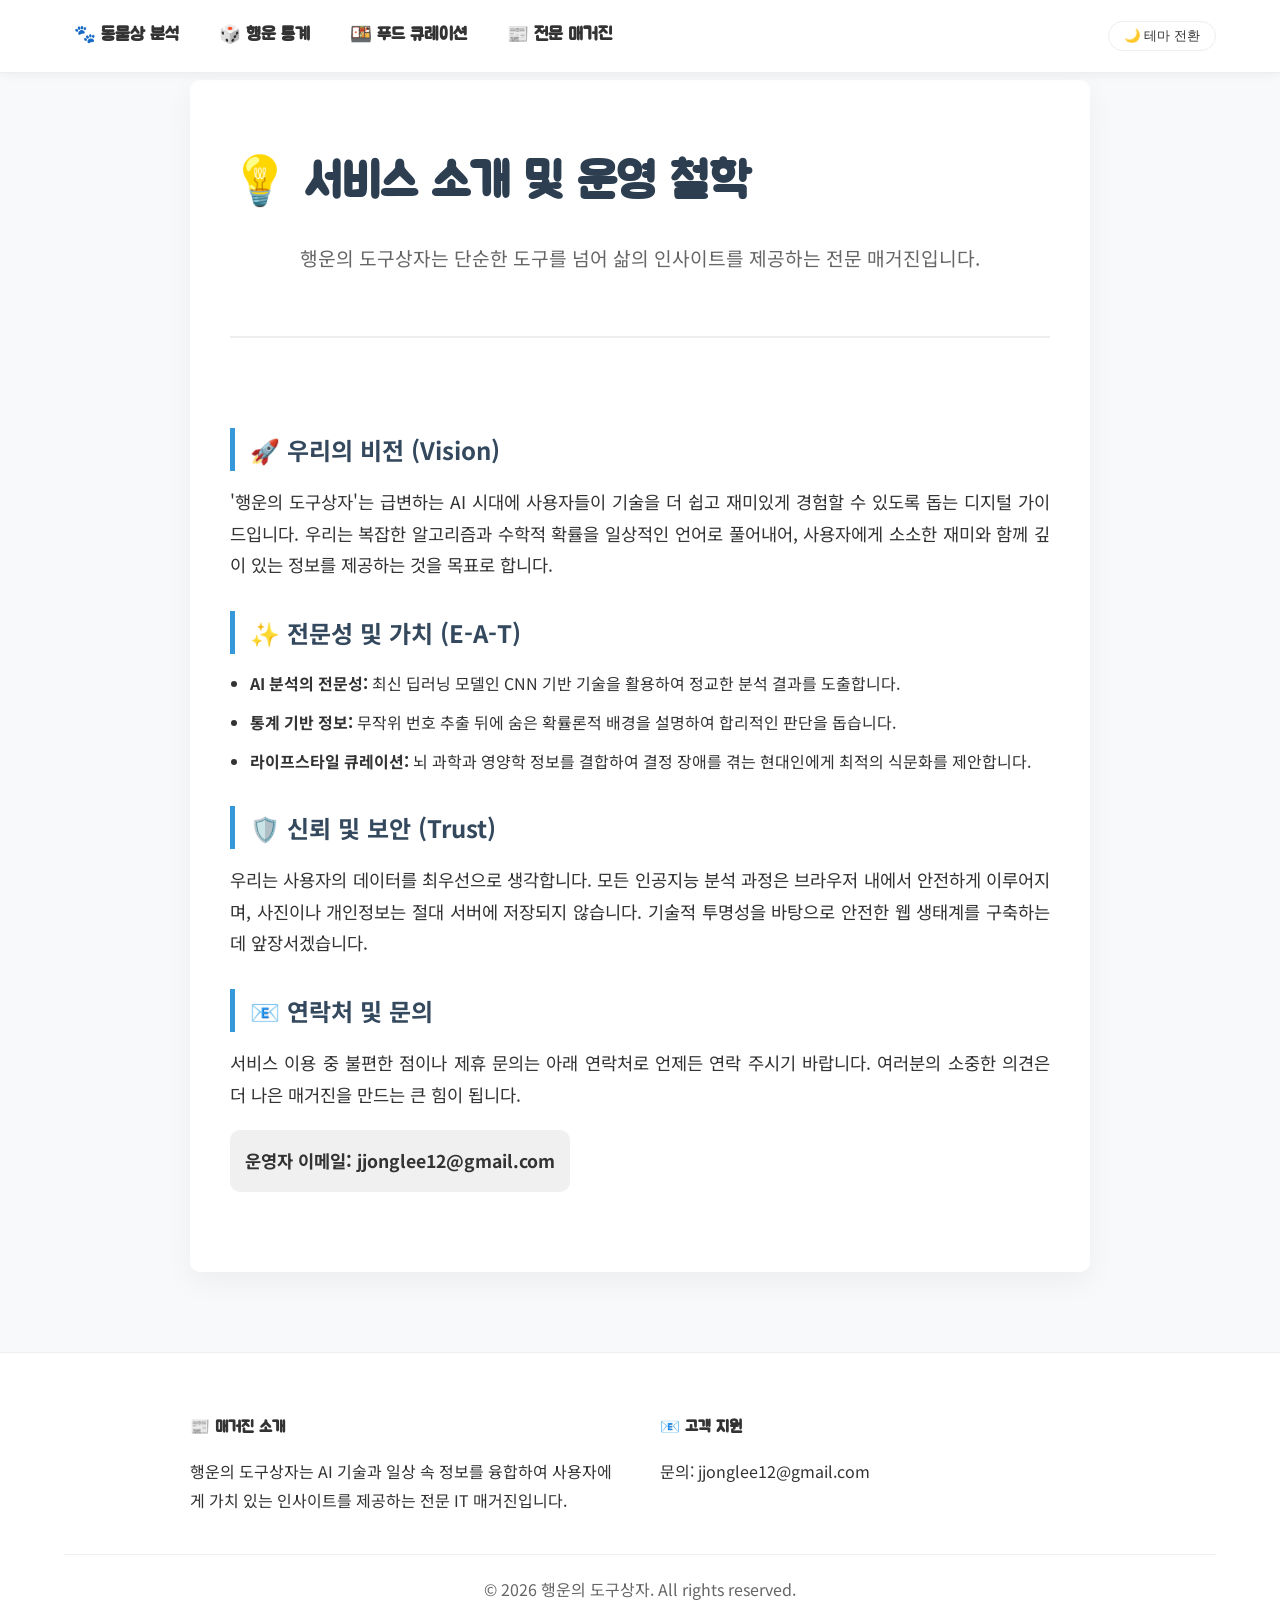
<file: about.html>
<!DOCTYPE html>
<html lang="ko">
<head>
    <meta charset="UTF-8">
    <!-- Google tag (gtag.js) -->
    <script async src="https://www.googletagmanager.com/gtag/js?id=G-LEXGRH7FQ1"></script>
    <script>
      window.dataLayer = window.dataLayer || [];
      function gtag(){dataLayer.push(arguments);}
      gtag('js', new Date());

      gtag('config', 'G-LEXGRH7FQ1');
    </script>
    <script type="text/javascript">
        (function(c,l,a,r,i,t,y){
            c[a]=c[a]||function(){(c[a].q=c[a].q||[]).push(arguments)};
            t=l.createElement(r);t.async=1;t.src="https://www.clarity.ms/tag/"+i;
            y=l.getElementsByTagName(r)[0];y.parentNode.insertBefore(t,y);
        })(window, document, "clarity", "script", "wd5hgvoia2");
    </script>
    <meta name="viewport" content="width=device-width, initial-scale=1.0">
    <title>매거진 소개 및 운영 철학 - 행운의 도구상자</title>
    <link rel="stylesheet" href="style.css">
    <link href="https://fonts.googleapis.com/css2?family=Jua&family=Noto+Sans+KR:wght@400;700&display=swap" rel="stylesheet">
</head>
<body>
    <div class="theme-toggle">
        <nav class="main-nav">
            <a href="index.html" class="nav-btn">🐾 동물상 분석</a>
            <a href="lotto.html" class="nav-btn">🎲 행운 통계</a>
            <a href="dinner.html" class="nav-btn">🍱 푸드 큐레이션</a>
            <a href="blog.html" class="nav-btn">📰 전문 매거진</a>
        </nav>
        <button id="theme-btn">🌙 테마 전환</button>
    </div>

    <div class="container" style="text-align: left;">
        <h1>💡 서비스 소개 및 운영 철학</h1>
        <p class="subtitle" style="text-align: center;">행운의 도구상자는 단순한 도구를 넘어 삶의 인사이트를 제공하는 전문 매거진입니다.</p>
        
        <div class="article-section">
            <h3>🚀 우리의 비전 (Vision)</h3>
            <p>'행운의 도구상자'는 급변하는 AI 시대에 사용자들이 기술을 더 쉽고 재미있게 경험할 수 있도록 돕는 디지털 가이드입니다. 우리는 복잡한 알고리즘과 수학적 확률을 일상적인 언어로 풀어내어, 사용자에게 소소한 재미와 함께 깊이 있는 정보를 제공하는 것을 목표로 합니다.</p>

            <h3>✨ 전문성 및 가치 (E-A-T)</h3>
            <ul>
                <li><strong>AI 분석의 전문성:</strong> 최신 딥러닝 모델인 CNN 기반 기술을 활용하여 정교한 분석 결과를 도출합니다.</li>
                <li><strong>통계 기반 정보:</strong> 무작위 번호 추출 뒤에 숨은 확률론적 배경을 설명하여 합리적인 판단을 돕습니다.</li>
                <li><strong>라이프스타일 큐레이션:</strong> 뇌 과학과 영양학 정보를 결합하여 결정 장애를 겪는 현대인에게 최적의 식문화를 제안합니다.</li>
            </ul>

            <h3>🛡️ 신뢰 및 보안 (Trust)</h3>
            <p>우리는 사용자의 데이터를 최우선으로 생각합니다. 모든 인공지능 분석 과정은 브라우저 내에서 안전하게 이루어지며, 사진이나 개인정보는 절대 서버에 저장되지 않습니다. 기술적 투명성을 바탕으로 안전한 웹 생태계를 구축하는 데 앞장서겠습니다.</p>

            <h3>📧 연락처 및 문의</h3>
            <p>서비스 이용 중 불편한 점이나 제휴 문의는 아래 연락처로 언제든 연락 주시기 바랍니다. 여러분의 소중한 의견은 더 나은 매거진을 만드는 큰 힘이 됩니다.</p>
            <p style="font-weight: bold; background: #f0f0f0; padding: 15px; border-radius: 10px; display: inline-block;">
                운영자 이메일: jjonglee12@gmail.com
            </p>
        </div>
    </div>

    <footer>
        <div class="footer-info">
            <div class="footer-section">
                <h4>📰 매거진 소개</h4>
                <p>행운의 도구상자는 AI 기술과 일상 속 정보를 융합하여 사용자에게 가치 있는 인사이트를 제공하는 전문 IT 매거진입니다.</p>
            </div>
            <div class="footer-section">
                <h4>📧 고객 지원</h4>
                <p>문의: jjonglee12@gmail.com</p>
            </div>
        </div>
        <p class="copy-right">&copy; 2026 행운의 도구상자. All rights reserved.</p>
    </footer>
</body>
</html>
</file>
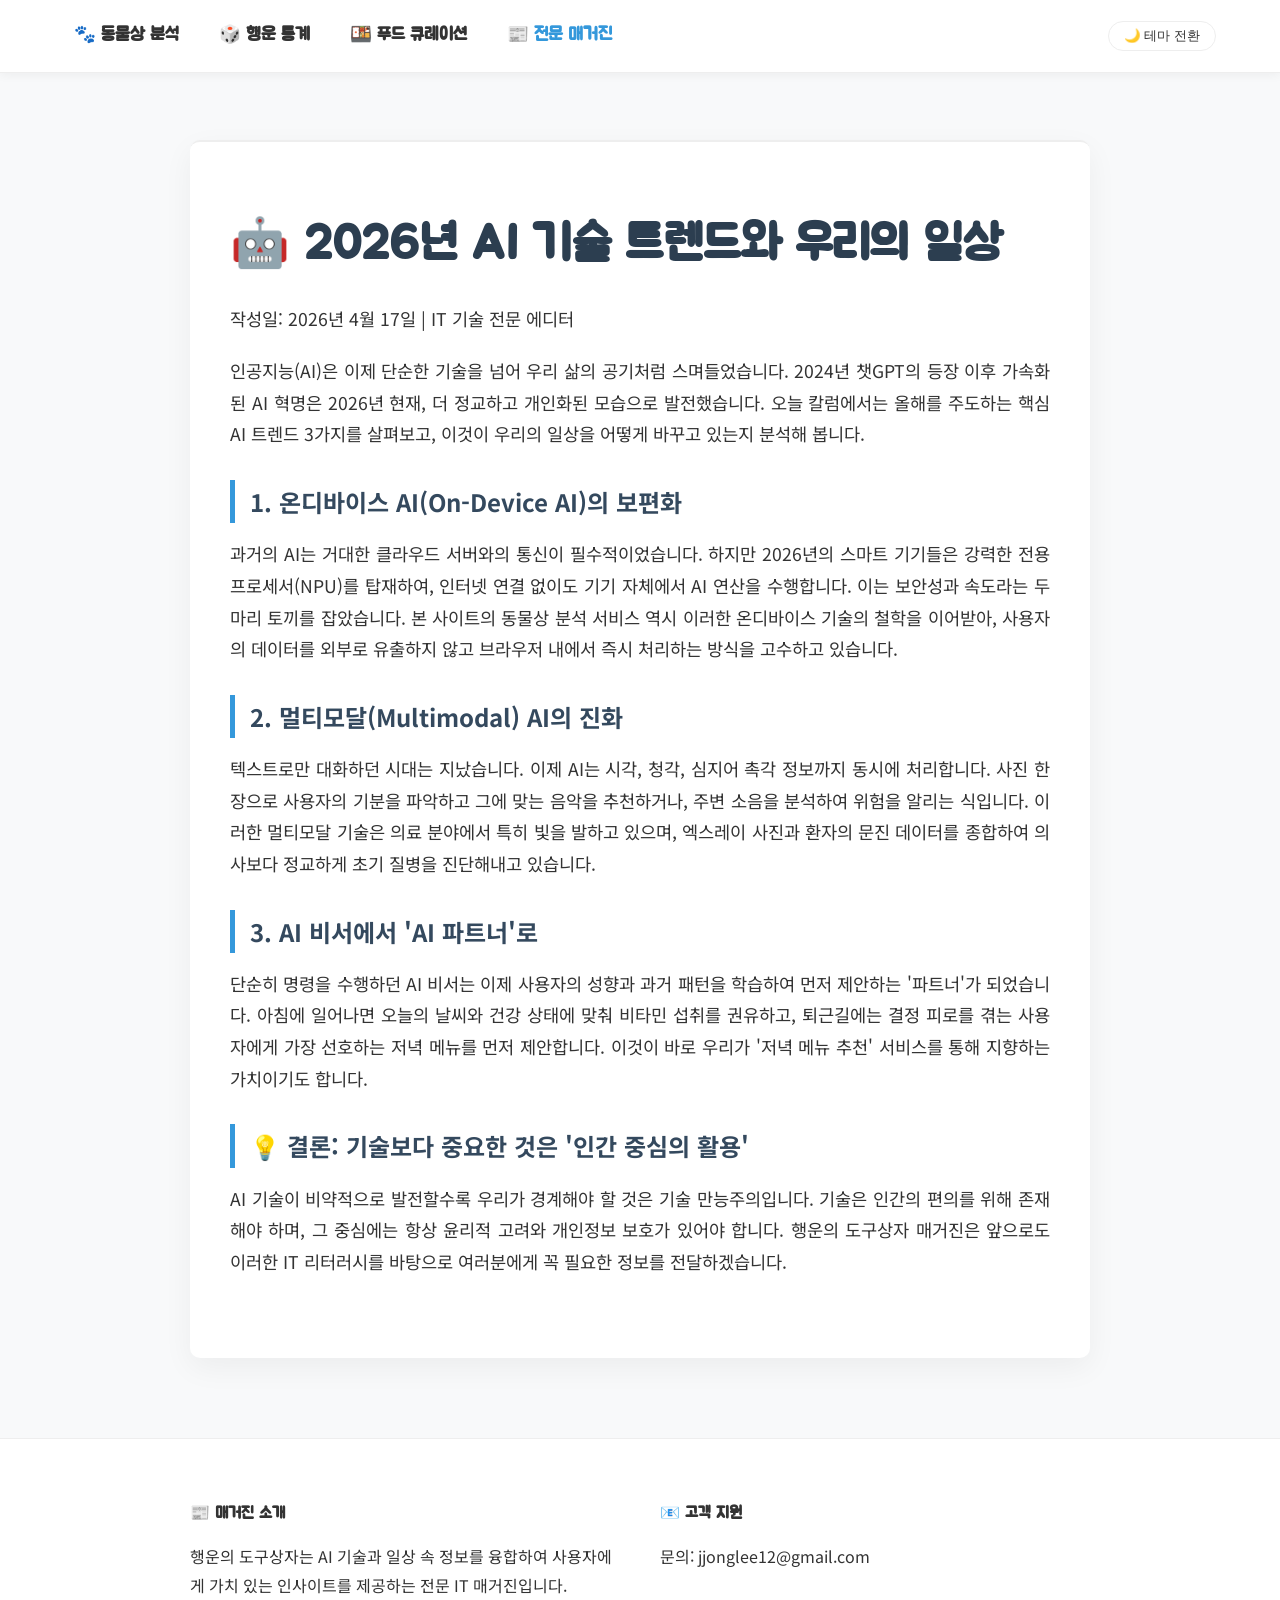
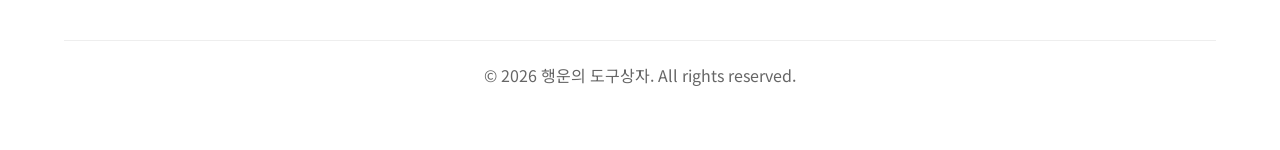
<file: blog-1.html>
<!DOCTYPE html>
<html lang="ko">
<head>
    <meta charset="UTF-8">
    <!-- Google tag (gtag.js) -->
    <script async src="https://www.googletagmanager.com/gtag/js?id=G-LEXGRH7FQ1"></script>
    <script>
      window.dataLayer = window.dataLayer || [];
      function gtag(){dataLayer.push(arguments);}
      gtag('js', new Date());

      gtag('config', 'G-LEXGRH7FQ1');
    </script>
    <script type="text/javascript">
        (function(c,l,a,r,i,t,y){
            c[a]=c[a]||function(){(c[a].q=c[a].q||[]).push(arguments)};
            t=l.createElement(r);t.async=1;t.src="https://www.clarity.ms/tag/"+i;
            y=l.getElementsByTagName(r)[0];y.parentNode.insertBefore(t,y);
        })(window, document, "clarity", "script", "wd5hgvoia2");
    </script>
    <meta name="viewport" content="width=device-width, initial-scale=1.0">
    <title>2026년 AI 기술 트렌드와 우리의 일상 - 전문 매거진</title>
    <meta name="description" content="생성형 AI부터 온디바이스 AI까지, 2026년을 주도하는 인공지능 기술의 핵심 트렌드와 우리 삶에 미치는 영향에 대한 심층 분석 칼럼입니다.">
    <link rel="stylesheet" href="style.css">
    <link href="https://fonts.googleapis.com/css2?family=Jua&family=Noto+Sans+KR:wght@400;700&display=swap" rel="stylesheet">
</head>
<body>
    <div class="theme-toggle">
        <nav class="main-nav">
            <a href="index.html" class="nav-btn">🐾 동물상 분석</a>
            <a href="lotto.html" class="nav-btn">🎲 행운 통계</a>
            <a href="dinner.html" class="nav-btn">🍱 푸드 큐레이션</a>
            <a href="blog.html" class="nav-btn active">📰 전문 매거진</a>
        </nav>
        <button id="theme-btn">🌙 테마 전환</button>
    </div>

    <article class="container article-section" style="text-align: left;">
        <h1>🤖 2026년 AI 기술 트렌드와 우리의 일상</h1>
        <p class="subtitle" style="text-align: left; margin-bottom: 20px;">작성일: 2026년 4월 17일 | IT 기술 전문 에디터</p>

        <p>인공지능(AI)은 이제 단순한 기술을 넘어 우리 삶의 공기처럼 스며들었습니다. 2024년 챗GPT의 등장 이후 가속화된 AI 혁명은 2026년 현재, 더 정교하고 개인화된 모습으로 발전했습니다. 오늘 칼럼에서는 올해를 주도하는 핵심 AI 트렌드 3가지를 살펴보고, 이것이 우리의 일상을 어떻게 바꾸고 있는지 분석해 봅니다.</p>

        <h3>1. 온디바이스 AI(On-Device AI)의 보편화</h3>
        <p>과거의 AI는 거대한 클라우드 서버와의 통신이 필수적이었습니다. 하지만 2026년의 스마트 기기들은 강력한 전용 프로세서(NPU)를 탑재하여, 인터넷 연결 없이도 기기 자체에서 AI 연산을 수행합니다. 이는 보안성과 속도라는 두 마리 토끼를 잡았습니다. 본 사이트의 동물상 분석 서비스 역시 이러한 온디바이스 기술의 철학을 이어받아, 사용자의 데이터를 외부로 유출하지 않고 브라우저 내에서 즉시 처리하는 방식을 고수하고 있습니다.</p>

        <h3>2. 멀티모달(Multimodal) AI의 진화</h3>
        <p>텍스트로만 대화하던 시대는 지났습니다. 이제 AI는 시각, 청각, 심지어 촉각 정보까지 동시에 처리합니다. 사진 한 장으로 사용자의 기분을 파악하고 그에 맞는 음악을 추천하거나, 주변 소음을 분석하여 위험을 알리는 식입니다. 이러한 멀티모달 기술은 의료 분야에서 특히 빛을 발하고 있으며, 엑스레이 사진과 환자의 문진 데이터를 종합하여 의사보다 정교하게 초기 질병을 진단해내고 있습니다.</p>

        <h3>3. AI 비서에서 'AI 파트너'로</h3>
        <p>단순히 명령을 수행하던 AI 비서는 이제 사용자의 성향과 과거 패턴을 학습하여 먼저 제안하는 '파트너'가 되었습니다. 아침에 일어나면 오늘의 날씨와 건강 상태에 맞춰 비타민 섭취를 권유하고, 퇴근길에는 결정 피로를 겪는 사용자에게 가장 선호하는 저녁 메뉴를 먼저 제안합니다. 이것이 바로 우리가 '저녁 메뉴 추천' 서비스를 통해 지향하는 가치이기도 합니다.</p>

        <h3>💡 결론: 기술보다 중요한 것은 '인간 중심의 활용'</h3>
        <p>AI 기술이 비약적으로 발전할수록 우리가 경계해야 할 것은 기술 만능주의입니다. 기술은 인간의 편의를 위해 존재해야 하며, 그 중심에는 항상 윤리적 고려와 개인정보 보호가 있어야 합니다. 행운의 도구상자 매거진은 앞으로도 이러한 IT 리터러시를 바탕으로 여러분에게 꼭 필요한 정보를 전달하겠습니다.</p>
    </article>

    <footer>
        <div class="footer-info">
            <div class="footer-section">
                <h4>📰 매거진 소개</h4>
                <p>행운의 도구상자는 AI 기술과 일상 속 정보를 융합하여 사용자에게 가치 있는 인사이트를 제공하는 전문 IT 매거진입니다.</p>
            </div>
            <div class="footer-section">
                <h4>📧 고객 지원</h4>
                <p>문의: jjonglee12@gmail.com</p>
            </div>
        </div>
        <p class="copy-right">&copy; 2026 행운의 도구상자. All rights reserved.</p>
    </footer>
</body>
</html>
</file>
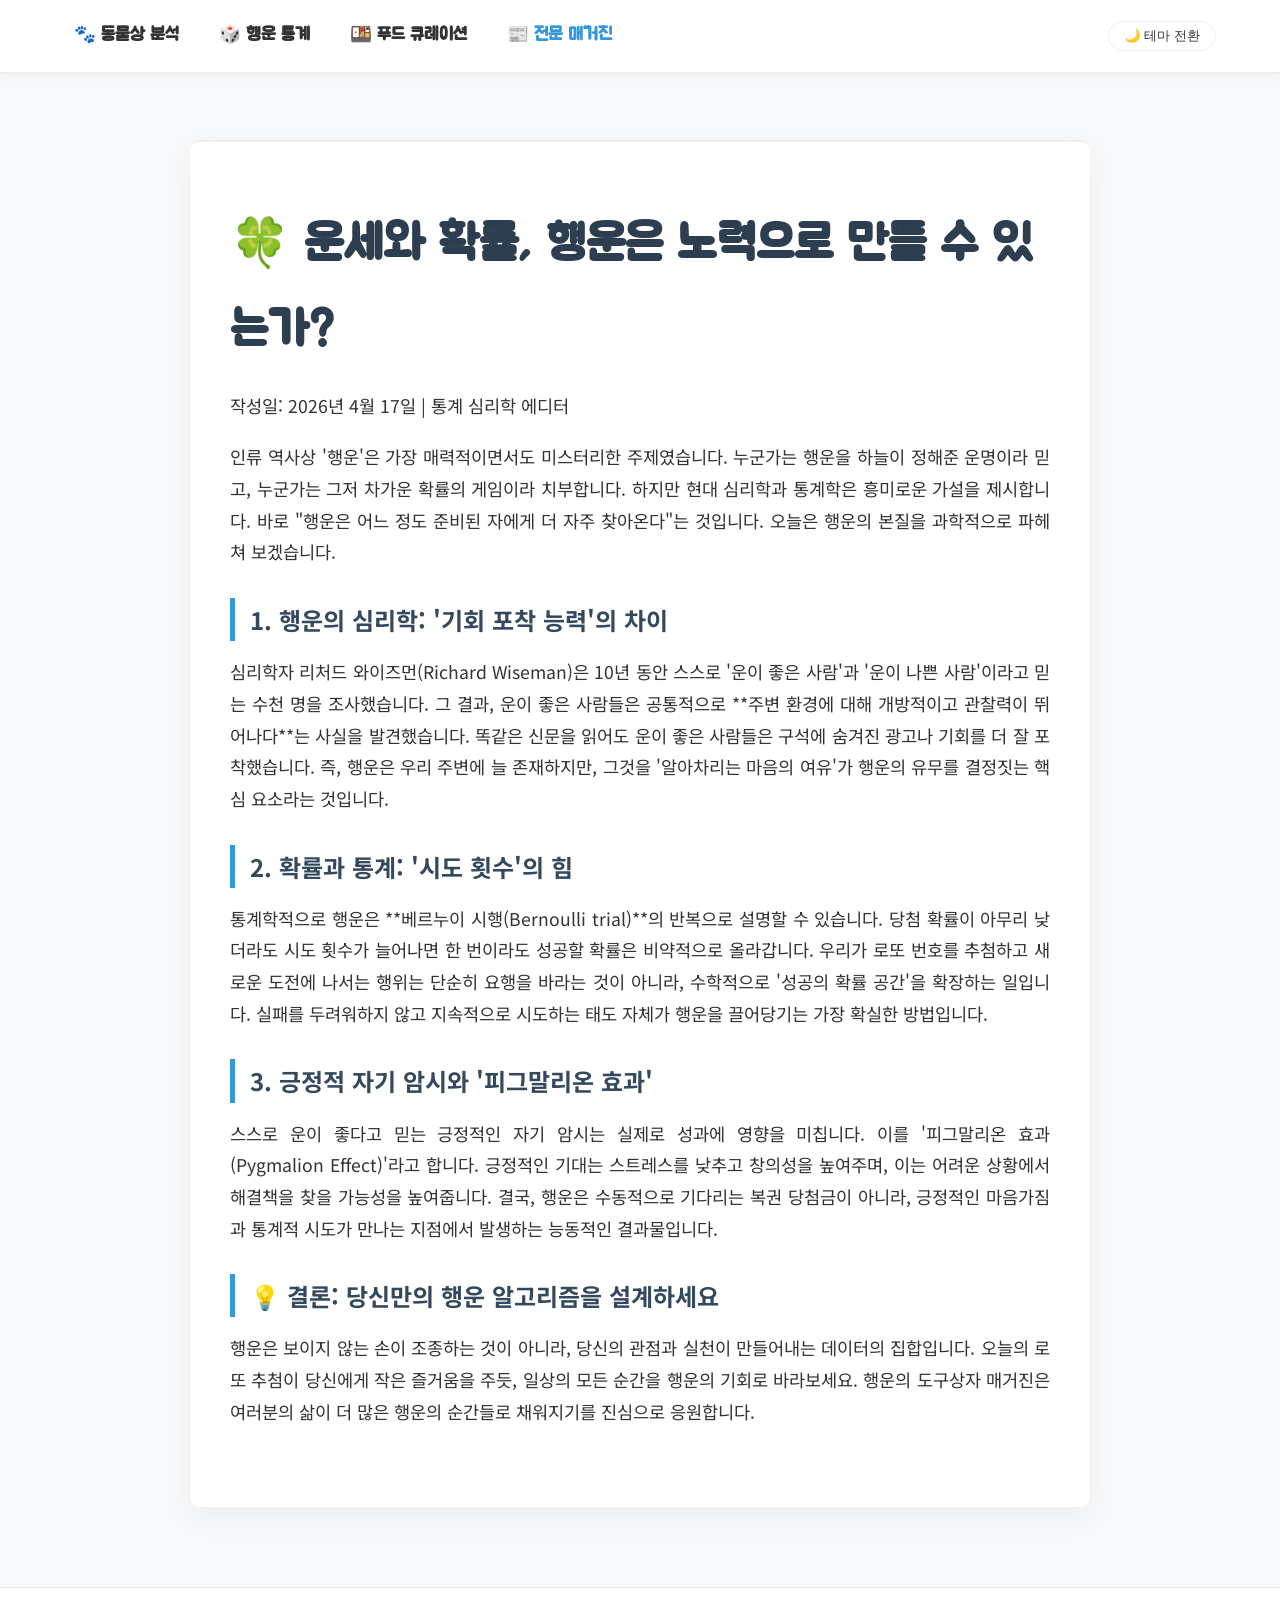
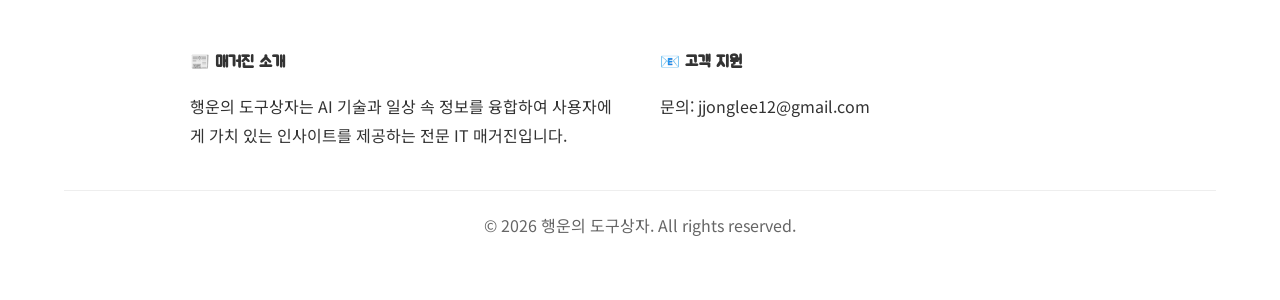
<file: blog-2.html>
<!DOCTYPE html>
<html lang="ko">
<head>
    <meta charset="UTF-8">
    <!-- Google tag (gtag.js) -->
    <script async src="https://www.googletagmanager.com/gtag/js?id=G-LEXGRH7FQ1"></script>
    <script>
      window.dataLayer = window.dataLayer || [];
      function gtag(){dataLayer.push(arguments);}
      gtag('js', new Date());

      gtag('config', 'G-LEXGRH7FQ1');
    </script>
    <script type="text/javascript">
        (function(c,l,a,r,i,t,y){
            c[a]=c[a]||function(){(c[a].q=c[a].q||[]).push(arguments)};
            t=l.createElement(r);t.async=1;t.src="https://www.clarity.ms/tag/"+i;
            y=l.getElementsByTagName(r)[0];y.parentNode.insertBefore(t,y);
        })(window, document, "clarity", "script", "wd5hgvoia2");
    </script>
    <meta name="viewport" content="width=device-width, initial-scale=1.0">
    <title>운세와 확률, 행운은 노력으로 만들 수 있는가? - 전문 매거진</title>
    <meta name="description" content="심리학적 관점과 통계학적 근거를 바탕으로 분석한 행운의 본질에 대한 칼럼입니다. 긍정적인 마음가짐이 실제로 행운의 확률을 높이는지 알아봅니다.">
    <link rel="stylesheet" href="style.css">
    <link href="https://fonts.googleapis.com/css2?family=Jua&family=Noto+Sans+KR:wght@400;700&display=swap" rel="stylesheet">
</head>
<body>
    <div class="theme-toggle">
        <nav class="main-nav">
            <a href="index.html" class="nav-btn">🐾 동물상 분석</a>
            <a href="lotto.html" class="nav-btn">🎲 행운 통계</a>
            <a href="dinner.html" class="nav-btn">🍱 푸드 큐레이션</a>
            <a href="blog.html" class="nav-btn active">📰 전문 매거진</a>
        </nav>
        <button id="theme-btn">🌙 테마 전환</button>
    </div>

    <article class="container article-section" style="text-align: left;">
        <h1>🍀 운세와 확률, 행운은 노력으로 만들 수 있는가?</h1>
        <p class="subtitle" style="text-align: left; margin-bottom: 20px;">작성일: 2026년 4월 17일 | 통계 심리학 에디터</p>

        <p>인류 역사상 '행운'은 가장 매력적이면서도 미스터리한 주제였습니다. 누군가는 행운을 하늘이 정해준 운명이라 믿고, 누군가는 그저 차가운 확률의 게임이라 치부합니다. 하지만 현대 심리학과 통계학은 흥미로운 가설을 제시합니다. 바로 "행운은 어느 정도 준비된 자에게 더 자주 찾아온다"는 것입니다. 오늘은 행운의 본질을 과학적으로 파헤쳐 보겠습니다.</p>

        <h3>1. 행운의 심리학: '기회 포착 능력'의 차이</h3>
        <p>심리학자 리처드 와이즈먼(Richard Wiseman)은 10년 동안 스스로 '운이 좋은 사람'과 '운이 나쁜 사람'이라고 믿는 수천 명을 조사했습니다. 그 결과, 운이 좋은 사람들은 공통적으로 **주변 환경에 대해 개방적이고 관찰력이 뛰어나다**는 사실을 발견했습니다. 똑같은 신문을 읽어도 운이 좋은 사람들은 구석에 숨겨진 광고나 기회를 더 잘 포착했습니다. 즉, 행운은 우리 주변에 늘 존재하지만, 그것을 '알아차리는 마음의 여유'가 행운의 유무를 결정짓는 핵심 요소라는 것입니다.</p>

        <h3>2. 확률과 통계: '시도 횟수'의 힘</h3>
        <p>통계학적으로 행운은 **베르누이 시행(Bernoulli trial)**의 반복으로 설명할 수 있습니다. 당첨 확률이 아무리 낮더라도 시도 횟수가 늘어나면 한 번이라도 성공할 확률은 비약적으로 올라갑니다. 우리가 로또 번호를 추첨하고 새로운 도전에 나서는 행위는 단순히 요행을 바라는 것이 아니라, 수학적으로 '성공의 확률 공간'을 확장하는 일입니다. 실패를 두려워하지 않고 지속적으로 시도하는 태도 자체가 행운을 끌어당기는 가장 확실한 방법입니다.</p>

        <h3>3. 긍정적 자기 암시와 '피그말리온 효과'</h3>
        <p>스스로 운이 좋다고 믿는 긍정적인 자기 암시는 실제로 성과에 영향을 미칩니다. 이를 '피그말리온 효과(Pygmalion Effect)'라고 합니다. 긍정적인 기대는 스트레스를 낮추고 창의성을 높여주며, 이는 어려운 상황에서 해결책을 찾을 가능성을 높여줍니다. 결국, 행운은 수동적으로 기다리는 복권 당첨금이 아니라, 긍정적인 마음가짐과 통계적 시도가 만나는 지점에서 발생하는 능동적인 결과물입니다.</p>

        <h3>💡 결론: 당신만의 행운 알고리즘을 설계하세요</h3>
        <p>행운은 보이지 않는 손이 조종하는 것이 아니라, 당신의 관점과 실천이 만들어내는 데이터의 집합입니다. 오늘의 로또 추첨이 당신에게 작은 즐거움을 주듯, 일상의 모든 순간을 행운의 기회로 바라보세요. 행운의 도구상자 매거진은 여러분의 삶이 더 많은 행운의 순간들로 채워지기를 진심으로 응원합니다.</p>
    </article>

    <footer>
        <div class="footer-info">
            <div class="footer-section">
                <h4>📰 매거진 소개</h4>
                <p>행운의 도구상자는 AI 기술과 일상 속 정보를 융합하여 사용자에게 가치 있는 인사이트를 제공하는 전문 IT 매거진입니다.</p>
            </div>
            <div class="footer-section">
                <h4>📧 고객 지원</h4>
                <p>문의: jjonglee12@gmail.com</p>
            </div>
        </div>
        <p class="copy-right">&copy; 2026 행운의 도구상자. All rights reserved.</p>
    </footer>
</body>
</html>
</file>
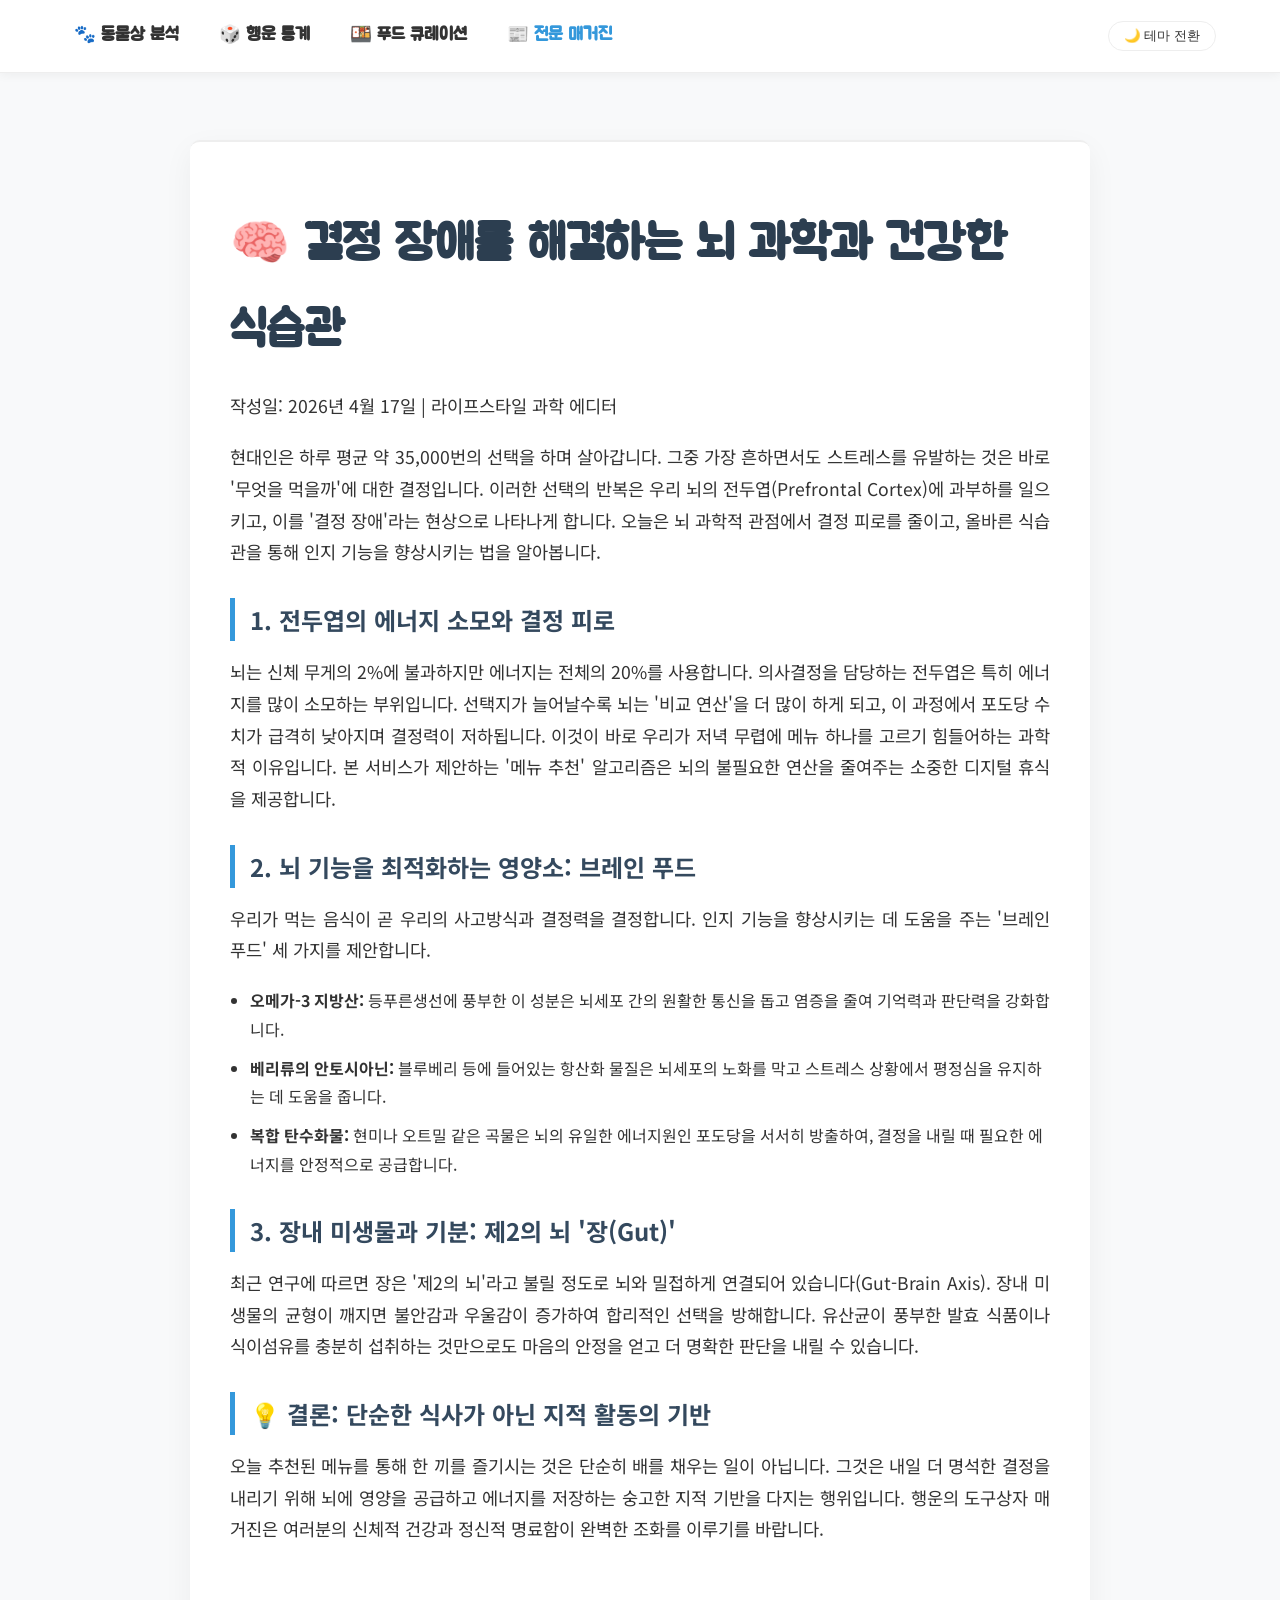
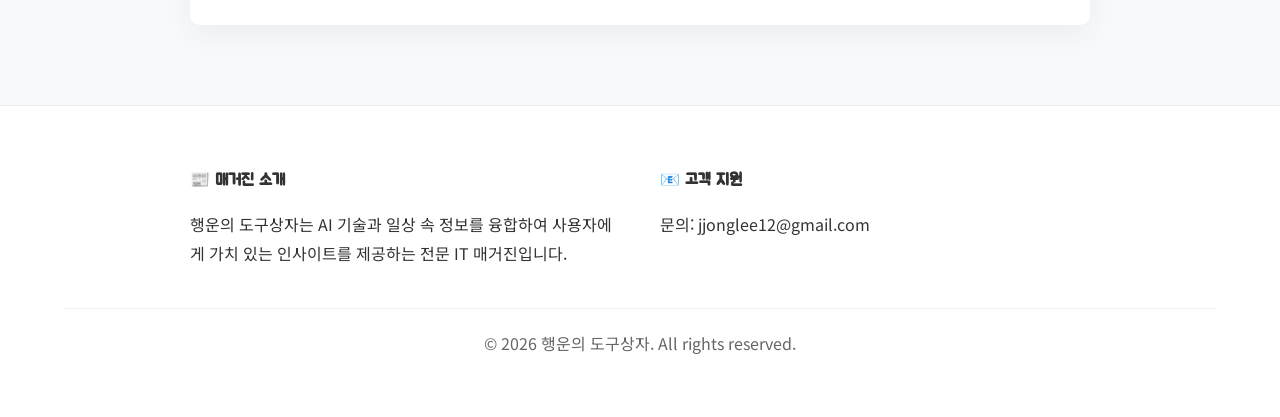
<file: blog-3.html>
<!DOCTYPE html>
<html lang="ko">
<head>
    <meta charset="UTF-8">
    <!-- Google tag (gtag.js) -->
    <script async src="https://www.googletagmanager.com/gtag/js?id=G-LEXGRH7FQ1"></script>
    <script>
      window.dataLayer = window.dataLayer || [];
      function gtag(){dataLayer.push(arguments);}
      gtag('js', new Date());

      gtag('config', 'G-LEXGRH7FQ1');
    </script>
    <script type="text/javascript">
        (function(c,l,a,r,i,t,y){
            c[a]=c[a]||function(){(c[a].q=c[a].q||[]).push(arguments)};
            t=l.createElement(r);t.async=1;t.src="https://www.clarity.ms/tag/"+i;
            y=l.getElementsByTagName(r)[0];y.parentNode.insertBefore(t,y);
        })(window, document, "clarity", "script", "wd5hgvoia2");
    </script>
    <meta name="viewport" content="width=device-width, initial-scale=1.0">
    <title>결정 장애를 해결하는 뇌 과학과 건강한 식습관 - 전문 매거진</title>
    <meta name="description" content="매일 반복되는 메뉴 고민이 뇌에 미치는 영향과, 영양학적 정보를 통해 결정력을 높이는 건강 관리법에 대한 깊이 있는 칼럼입니다.">
    <link rel="stylesheet" href="style.css">
    <link href="https://fonts.googleapis.com/css2?family=Jua&family=Noto+Sans+KR:wght@400;700&display=swap" rel="stylesheet">
</head>
<body>
    <div class="theme-toggle">
        <nav class="main-nav">
            <a href="index.html" class="nav-btn">🐾 동물상 분석</a>
            <a href="lotto.html" class="nav-btn">🎲 행운 통계</a>
            <a href="dinner.html" class="nav-btn">🍱 푸드 큐레이션</a>
            <a href="blog.html" class="nav-btn active">📰 전문 매거진</a>
        </nav>
        <button id="theme-btn">🌙 테마 전환</button>
    </div>

    <article class="container article-section" style="text-align: left;">
        <h1>🧠 결정 장애를 해결하는 뇌 과학과 건강한 식습관</h1>
        <p class="subtitle" style="text-align: left; margin-bottom: 20px;">작성일: 2026년 4월 17일 | 라이프스타일 과학 에디터</p>

        <p>현대인은 하루 평균 약 35,000번의 선택을 하며 살아갑니다. 그중 가장 흔하면서도 스트레스를 유발하는 것은 바로 '무엇을 먹을까'에 대한 결정입니다. 이러한 선택의 반복은 우리 뇌의 전두엽(Prefrontal Cortex)에 과부하를 일으키고, 이를 '결정 장애'라는 현상으로 나타나게 합니다. 오늘은 뇌 과학적 관점에서 결정 피로를 줄이고, 올바른 식습관을 통해 인지 기능을 향상시키는 법을 알아봅니다.</p>

        <h3>1. 전두엽의 에너지 소모와 결정 피로</h3>
        <p>뇌는 신체 무게의 2%에 불과하지만 에너지는 전체의 20%를 사용합니다. 의사결정을 담당하는 전두엽은 특히 에너지를 많이 소모하는 부위입니다. 선택지가 늘어날수록 뇌는 '비교 연산'을 더 많이 하게 되고, 이 과정에서 포도당 수치가 급격히 낮아지며 결정력이 저하됩니다. 이것이 바로 우리가 저녁 무렵에 메뉴 하나를 고르기 힘들어하는 과학적 이유입니다. 본 서비스가 제안하는 '메뉴 추천' 알고리즘은 뇌의 불필요한 연산을 줄여주는 소중한 디지털 휴식을 제공합니다.</p>

        <h3>2. 뇌 기능을 최적화하는 영양소: 브레인 푸드</h3>
        <p>우리가 먹는 음식이 곧 우리의 사고방식과 결정력을 결정합니다. 인지 기능을 향상시키는 데 도움을 주는 '브레인 푸드' 세 가지를 제안합니다.</p>
        <ul>
            <li><strong>오메가-3 지방산:</strong> 등푸른생선에 풍부한 이 성분은 뇌세포 간의 원활한 통신을 돕고 염증을 줄여 기억력과 판단력을 강화합니다.</li>
            <li><strong>베리류의 안토시아닌:</strong> 블루베리 등에 들어있는 항산화 물질은 뇌세포의 노화를 막고 스트레스 상황에서 평정심을 유지하는 데 도움을 줍니다.</li>
            <li><strong>복합 탄수화물:</strong> 현미나 오트밀 같은 곡물은 뇌의 유일한 에너지원인 포도당을 서서히 방출하여, 결정을 내릴 때 필요한 에너지를 안정적으로 공급합니다.</li>
        </ul>

        <h3>3. 장내 미생물과 기분: 제2의 뇌 '장(Gut)'</h3>
        <p>최근 연구에 따르면 장은 '제2의 뇌'라고 불릴 정도로 뇌와 밀접하게 연결되어 있습니다(Gut-Brain Axis). 장내 미생물의 균형이 깨지면 불안감과 우울감이 증가하여 합리적인 선택을 방해합니다. 유산균이 풍부한 발효 식품이나 식이섬유를 충분히 섭취하는 것만으로도 마음의 안정을 얻고 더 명확한 판단을 내릴 수 있습니다.</p>

        <h3>💡 결론: 단순한 식사가 아닌 지적 활동의 기반</h3>
        <p>오늘 추천된 메뉴를 통해 한 끼를 즐기시는 것은 단순히 배를 채우는 일이 아닙니다. 그것은 내일 더 명석한 결정을 내리기 위해 뇌에 영양을 공급하고 에너지를 저장하는 숭고한 지적 기반을 다지는 행위입니다. 행운의 도구상자 매거진은 여러분의 신체적 건강과 정신적 명료함이 완벽한 조화를 이루기를 바랍니다.</p>
    </article>

    <footer>
        <div class="footer-info">
            <div class="footer-section">
                <h4>📰 매거진 소개</h4>
                <p>행운의 도구상자는 AI 기술과 일상 속 정보를 융합하여 사용자에게 가치 있는 인사이트를 제공하는 전문 IT 매거진입니다.</p>
            </div>
            <div class="footer-section">
                <h4>📧 고객 지원</h4>
                <p>문의: jjonglee12@gmail.com</p>
            </div>
        </div>
        <p class="copy-right">&copy; 2026 행운의 도구상자. All rights reserved.</p>
    </footer>
</body>
</html>
</file>
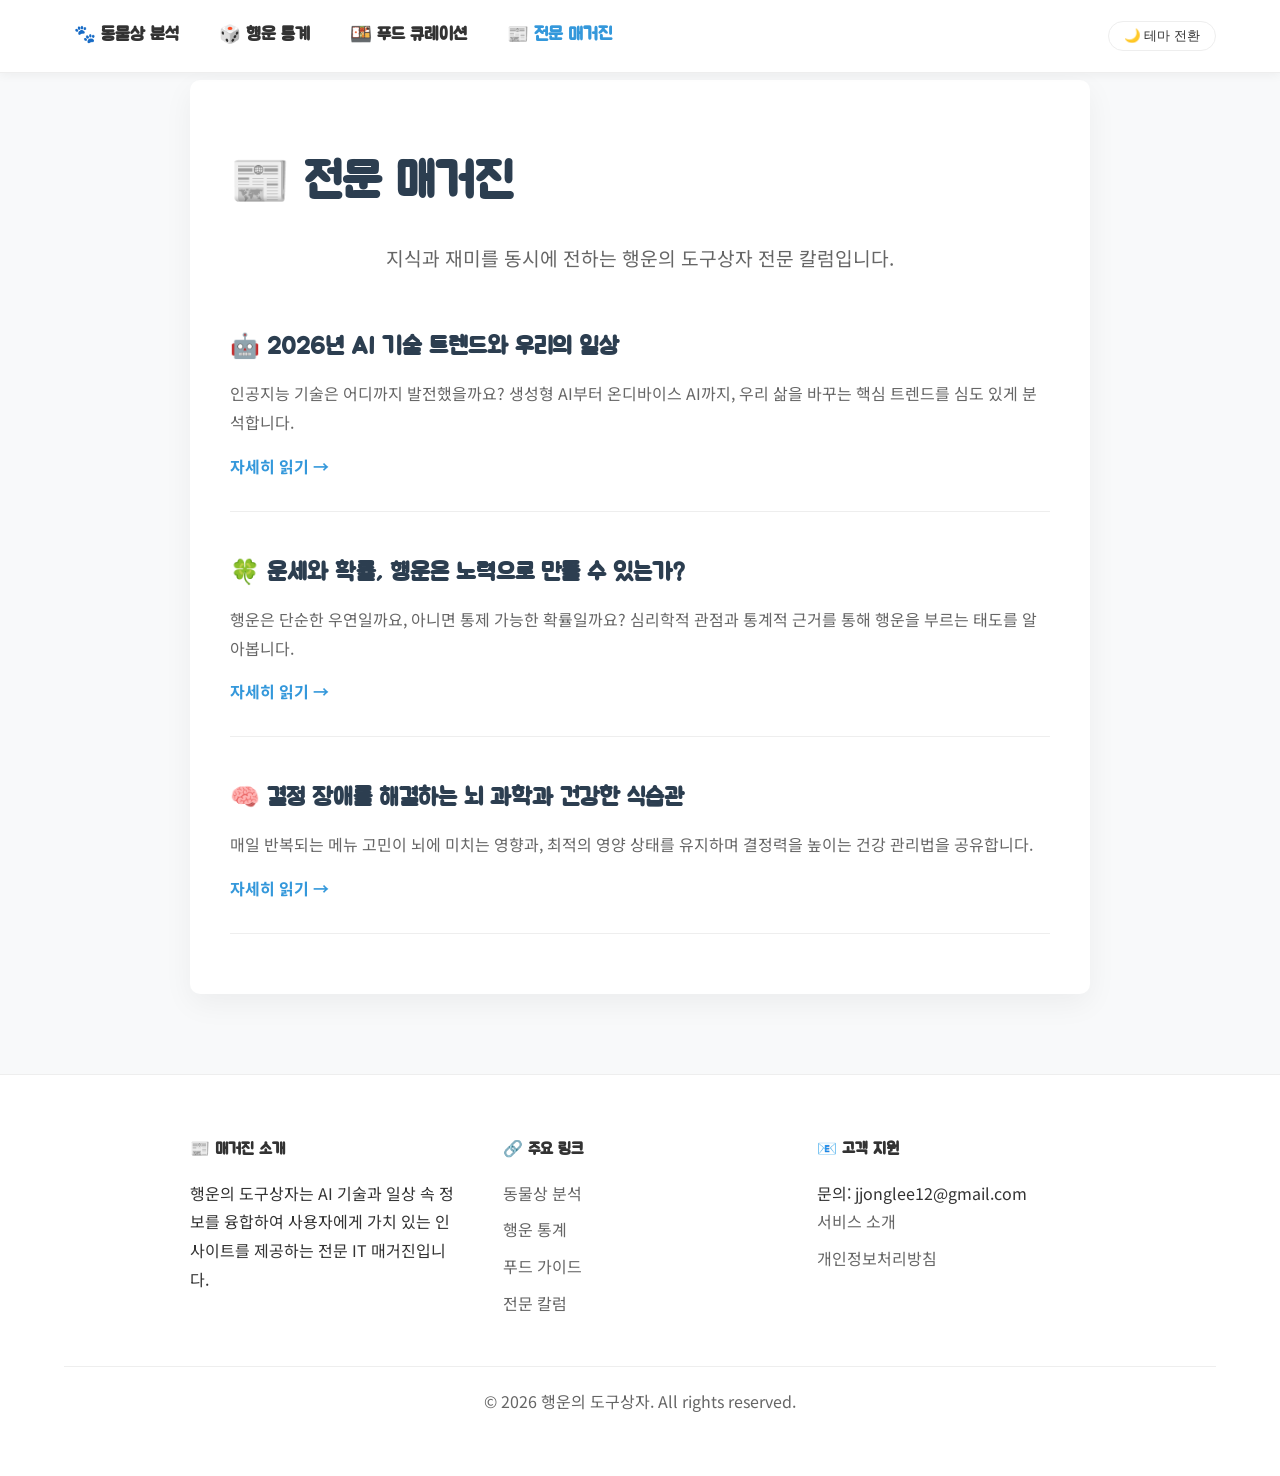
<file: blog.html>
<!DOCTYPE html>
<html lang="ko">
<head>
    <meta charset="UTF-8">
    <!-- Google tag (gtag.js) -->
    <script async src="https://www.googletagmanager.com/gtag/js?id=G-LEXGRH7FQ1"></script>
    <script>
      window.dataLayer = window.dataLayer || [];
      function gtag(){dataLayer.push(arguments);}
      gtag('js', new Date());

      gtag('config', 'G-LEXGRH7FQ1');
    </script>
    <script type="text/javascript">
        (function(c,l,a,r,i,t,y){
            c[a]=c[a]||function(){(c[a].q=c[a].q||[]).push(arguments)};
            t=l.createElement(r);t.async=1;t.src="https://www.clarity.ms/tag/"+i;
            y=l.getElementsByTagName(r)[0];y.parentNode.insertBefore(t,y);
        })(window, document, "clarity", "script", "wd5hgvoia2");
    </script>
    <meta name="viewport" content="width=device-width, initial-scale=1.0">
    <title>전문 매거진 - AI, 확률 통계, 그리고 라이프스타일</title>
    <meta name="description" content="인공지능 트렌드부터 행운의 심리학, 건강한 식습관까지 각 분야 전문가들이 전하는 깊이 있는 정보 칼럼을 만나보세요.">
    <link rel="stylesheet" href="style.css">
    <link href="https://fonts.googleapis.com/css2?family=Jua&family=Noto+Sans+KR:wght@400;700&display=swap" rel="stylesheet">
    
    <!-- Google AdSense -->
    <script async src="https://pagead2.googlesyndication.com/pagead/js/adsbygoogle.js?client=ca-pub-4525432737309335"
     crossorigin="anonymous"></script>
</head>
<body>
    <div class="theme-toggle">
        <nav class="main-nav">
            <a href="index.html" class="nav-btn">🐾 동물상 분석</a>
            <a href="lotto.html" class="nav-btn">🎲 행운 통계</a>
            <a href="dinner.html" class="nav-btn">🍱 푸드 큐레이션</a>
            <a href="blog.html" class="nav-btn active">📰 전문 매거진</a>
        </nav>
        <button id="theme-btn">🌙 테마 전환</button>
    </div>

    <div class="container" style="text-align: left;">
        <h1>📰 전문 매거진</h1>
        <p class="subtitle" style="text-align: center;">지식과 재미를 동시에 전하는 행운의 도구상자 전문 칼럼입니다.</p>

        <div class="blog-list" style="display: grid; gap: 40px; margin-top: 50px;">
            <!-- 칼럼 1 -->
            <article style="border-bottom: 1px solid #eee; padding-bottom: 30px;">
                <h2 style="font-family: 'Jua', sans-serif; color: #2c3e50; margin-bottom: 10px;"><a href="blog-1.html" style="text-decoration: none; color: inherit;">🤖 2026년 AI 기술 트렌드와 우리의 일상</a></h2>
                <p style="color: #666; margin-bottom: 15px;">인공지능 기술은 어디까지 발전했을까요? 생성형 AI부터 온디바이스 AI까지, 우리 삶을 바꾸는 핵심 트렌드를 심도 있게 분석합니다.</p>
                <a href="blog-1.html" style="color: #3498db; font-weight: bold; text-decoration: none;">자세히 읽기 →</a>
            </article>

            <!-- 칼럼 2 -->
            <article style="border-bottom: 1px solid #eee; padding-bottom: 30px;">
                <h2 style="font-family: 'Jua', sans-serif; color: #2c3e50; margin-bottom: 10px;"><a href="blog-2.html" style="text-decoration: none; color: inherit;">🍀 운세와 확률, 행운은 노력으로 만들 수 있는가?</a></h2>
                <p style="color: #666; margin-bottom: 15px;">행운은 단순한 우연일까요, 아니면 통제 가능한 확률일까요? 심리학적 관점과 통계적 근거를 통해 행운을 부르는 태도를 알아봅니다.</p>
                <a href="blog-2.html" style="color: #3498db; font-weight: bold; text-decoration: none;">자세히 읽기 →</a>
            </article>

            <!-- 칼럼 3 -->
            <article style="border-bottom: 1px solid #eee; padding-bottom: 30px;">
                <h2 style="font-family: 'Jua', sans-serif; color: #2c3e50; margin-bottom: 10px;"><a href="blog-3.html" style="text-decoration: none; color: inherit;">🧠 결정 장애를 해결하는 뇌 과학과 건강한 식습관</a></h2>
                <p style="color: #666; margin-bottom: 15px;">매일 반복되는 메뉴 고민이 뇌에 미치는 영향과, 최적의 영양 상태를 유지하며 결정력을 높이는 건강 관리법을 공유합니다.</p>
                <a href="blog-3.html" style="color: #3498db; font-weight: bold; text-decoration: none;">자세히 읽기 →</a>
            </article>
        </div>
    </div>

    <footer>
        <div class="footer-info">
            <div class="footer-section">
                <h4>📰 매거진 소개</h4>
                <p>행운의 도구상자는 AI 기술과 일상 속 정보를 융합하여 사용자에게 가치 있는 인사이트를 제공하는 전문 IT 매거진입니다.</p>
            </div>
            <div class="footer-section">
                <h4>🔗 주요 링크</h4>
                <div class="footer-links">
                    <a href="index.html">동물상 분석</a>
                    <a href="lotto.html">행운 통계</a>
                    <a href="dinner.html">푸드 가이드</a>
                    <a href="blog.html">전문 칼럼</a>
                </div>
            </div>
            <div class="footer-section">
                <h4>📧 고객 지원</h4>
                <p>문의: jjonglee12@gmail.com</p>
                <div class="footer-links">
                    <a href="about.html">서비스 소개</a>
                    <a href="privacy.html">개인정보처리방침</a>
                </div>
            </div>
        </div>
        <p class="copy-right">&copy; 2026 행운의 도구상자. All rights reserved.</p>
    </footer>
</body>
</html>
</file>
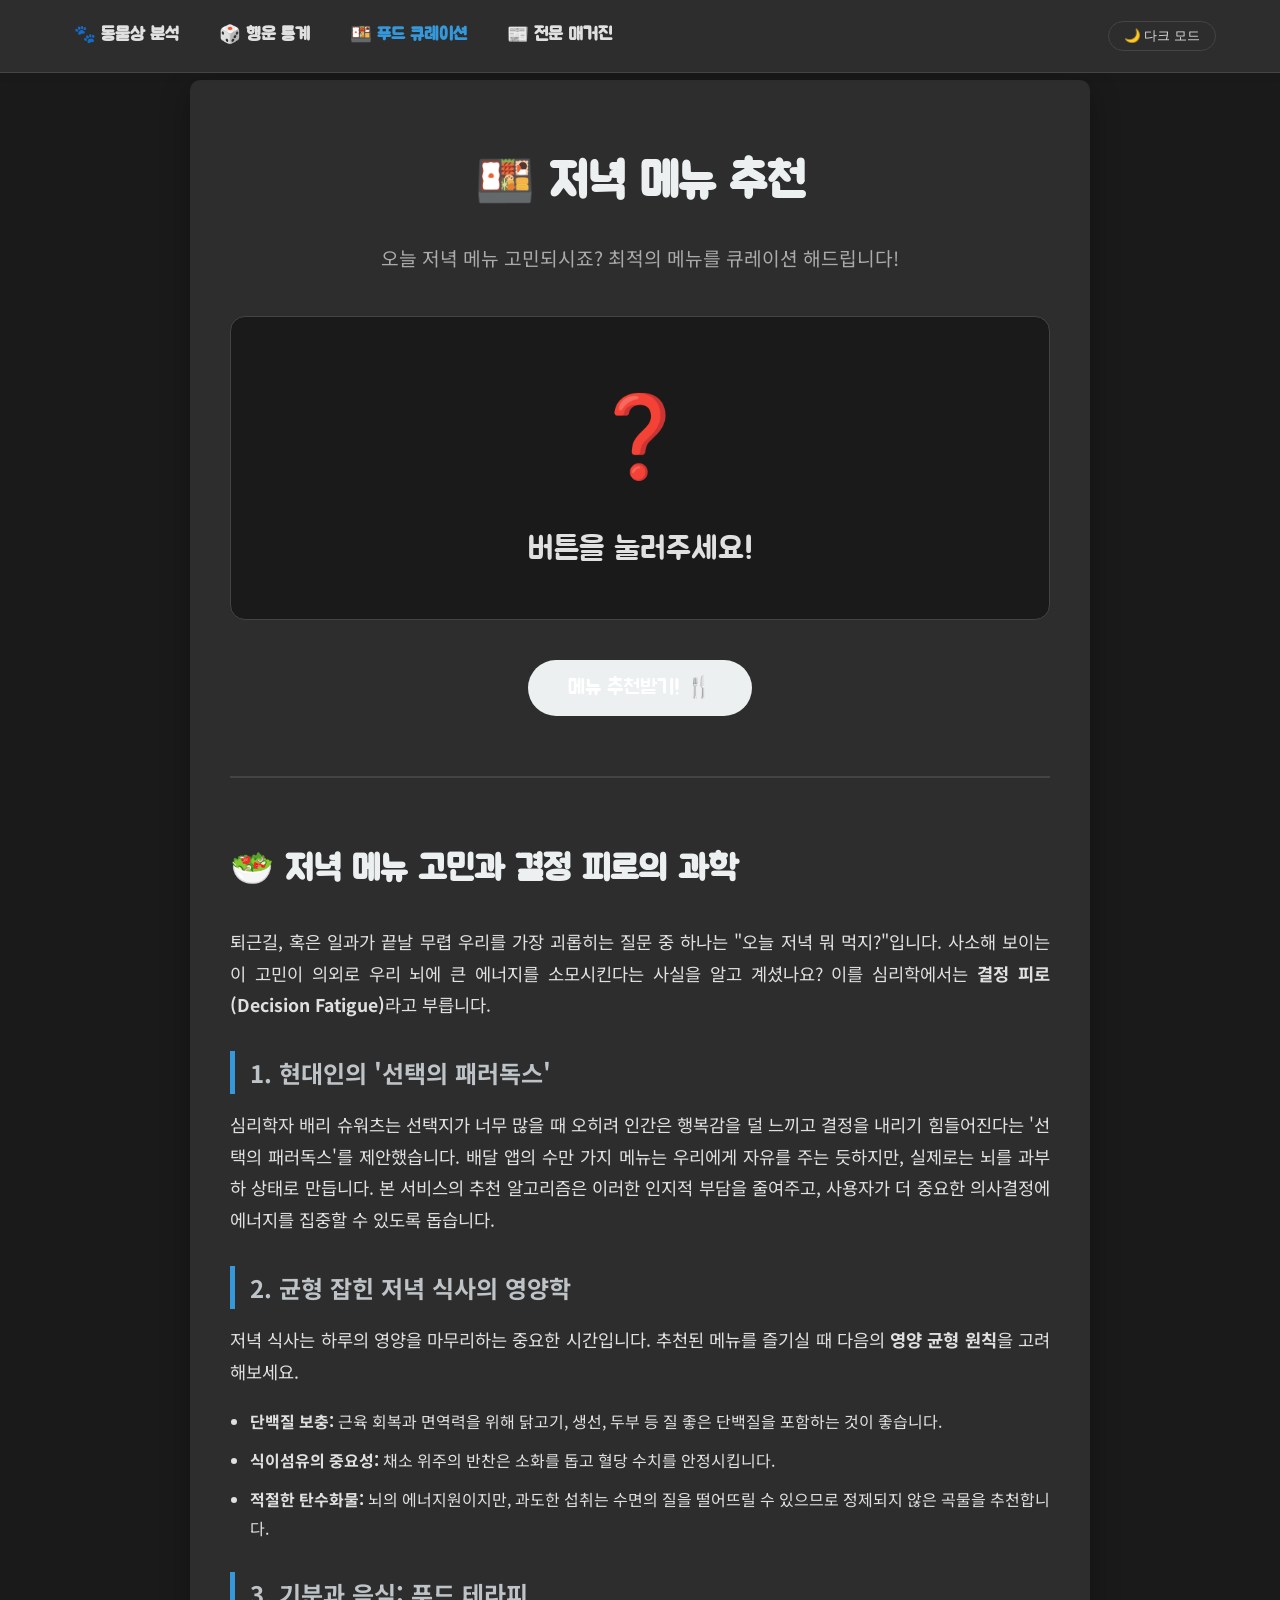
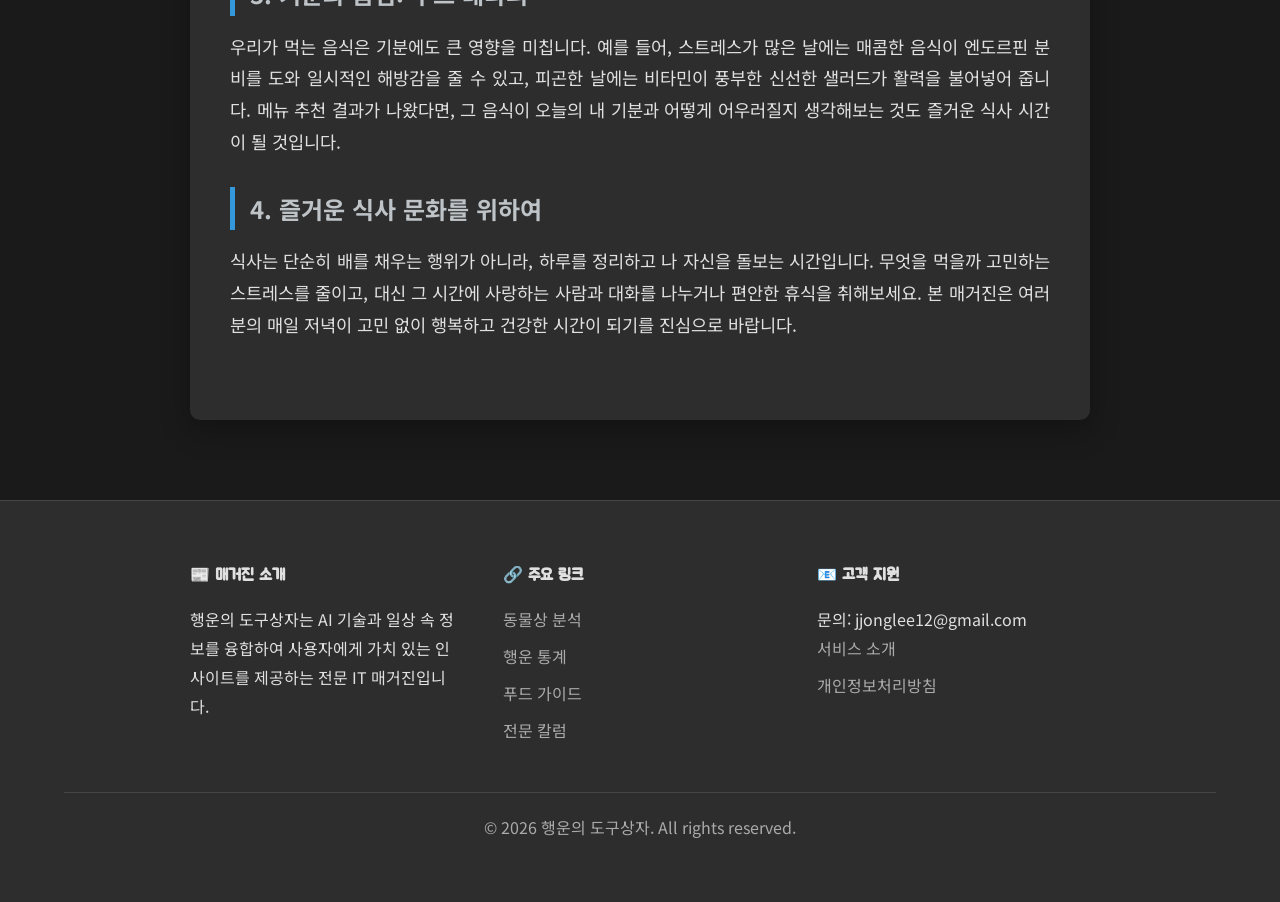
<file: dinner.html>
<!DOCTYPE html>
<html lang="ko">
<head>
    <meta charset="UTF-8">
    <!-- Google tag (gtag.js) -->
    <script async src="https://www.googletagmanager.com/gtag/js?id=G-LEXGRH7FQ1"></script>
    <script>
      window.dataLayer = window.dataLayer || [];
      function gtag(){dataLayer.push(arguments);}
      gtag('js', new Date());

      gtag('config', 'G-LEXGRH7FQ1');
    </script>
    <script type="text/javascript">
        (function(c,l,a,r,i,t,y){
            c[a]=c[a]||function(){(c[a].q=c[a].q||[]).push(arguments)};
            t=l.createElement(r);t.async=1;t.src="https://www.clarity.ms/tag/"+i;
            y=l.getElementsByTagName(r)[0];y.parentNode.insertBefore(t,y);
        })(window, document, "clarity", "script", "wd5hgvoia2");
    </script>
    <meta name="viewport" content="width=device-width, initial-scale=1.0">
    <title>오늘의 저녁 메뉴 추천 & 식습관 심리학 푸드 가이드</title>
    <meta name="description" content="결정 장애를 해결하는 저녁 메뉴 추천 서비스와 식습관이 건강에 미치는 영양학적 정보를 제공합니다. 오늘 당신에게 어울리는 최고의 한 끼를 찾아보세요.">
    <link rel="stylesheet" href="style.css">
    <link href="https://fonts.googleapis.com/css2?family=Jua&family=Noto+Sans+KR:wght@400;700&display=swap" rel="stylesheet">
    
    <!-- Google AdSense -->
    <script async src="https://pagead2.googlesyndication.com/pagead/js/adsbygoogle.js?client=ca-pub-4525432737309335"
     crossorigin="anonymous"></script>
</head>
<body>
    <div class="theme-toggle">
        <nav class="main-nav">
            <a href="index.html" class="nav-btn">🐾 동물상 분석</a>
            <a href="lotto.html" class="nav-btn">🎲 행운 통계</a>
            <a href="dinner.html" class="nav-btn active">🍱 푸드 큐레이션</a>
            <a href="blog.html" class="nav-btn">📰 전문 매거진</a>
        </nav>
        <button id="theme-btn">🌙 테마 전환</button>
    </div>

    <div class="container">
        <h1>🍱 저녁 메뉴 추천</h1>
        <p class="subtitle">오늘 저녁 메뉴 고민되시죠? 최적의 메뉴를 큐레이션 해드립니다!</p>

        <div id="menu-result-container" class="menu-display">
            <div class="menu-icon" id="menu-icon" style="font-size: 5rem; margin-bottom: 20px;">❓</div>
            <div class="menu-name" id="menu-name" style="font-size: 2rem; font-family: 'Jua', sans-serif;">버튼을 눌러주세요!</div>
        </div>
        
        <button id="recommend-btn" class="draw-btn">메뉴 추천받기! 🍴</button>

        <!-- [AdSense 승인을 위한 장문 아티클] -->
        <section class="article-section">
            <h2>🥗 저녁 메뉴 고민과 결정 피로의 과학</h2>
            <p>퇴근길, 혹은 일과가 끝날 무렵 우리를 가장 괴롭히는 질문 중 하나는 "오늘 저녁 뭐 먹지?"입니다. 사소해 보이는 이 고민이 의외로 우리 뇌에 큰 에너지를 소모시킨다는 사실을 알고 계셨나요? 이를 심리학에서는 <strong>결정 피로(Decision Fatigue)</strong>라고 부릅니다.</p>

            <h3>1. 현대인의 '선택의 패러독스'</h3>
            <p>심리학자 배리 슈워츠는 선택지가 너무 많을 때 오히려 인간은 행복감을 덜 느끼고 결정을 내리기 힘들어진다는 '선택의 패러독스'를 제안했습니다. 배달 앱의 수만 가지 메뉴는 우리에게 자유를 주는 듯하지만, 실제로는 뇌를 과부하 상태로 만듭니다. 본 서비스의 추천 알고리즘은 이러한 인지적 부담을 줄여주고, 사용자가 더 중요한 의사결정에 에너지를 집중할 수 있도록 돕습니다.</p>

            <h3>2. 균형 잡힌 저녁 식사의 영양학</h3>
            <p>저녁 식사는 하루의 영양을 마무리하는 중요한 시간입니다. 추천된 메뉴를 즐기실 때 다음의 <strong>영양 균형 원칙</strong>을 고려해보세요.</p>
            <ul>
                <li><strong>단백질 보충:</strong> 근육 회복과 면역력을 위해 닭고기, 생선, 두부 등 질 좋은 단백질을 포함하는 것이 좋습니다.</li>
                <li><strong>식이섬유의 중요성:</strong> 채소 위주의 반찬은 소화를 돕고 혈당 수치를 안정시킵니다.</li>
                <li><strong>적절한 탄수화물:</strong> 뇌의 에너지원이지만, 과도한 섭취는 수면의 질을 떨어뜨릴 수 있으므로 정제되지 않은 곡물을 추천합니다.</li>
            </ul>

            <h3>3. 기분과 음심: 푸드 테라피</h3>
            <p>우리가 먹는 음식은 기분에도 큰 영향을 미칩니다. 예를 들어, 스트레스가 많은 날에는 매콤한 음식이 엔도르핀 분비를 도와 일시적인 해방감을 줄 수 있고, 피곤한 날에는 비타민이 풍부한 신선한 샐러드가 활력을 불어넣어 줍니다. 메뉴 추천 결과가 나왔다면, 그 음식이 오늘의 내 기분과 어떻게 어우러질지 생각해보는 것도 즐거운 식사 시간이 될 것입니다.</p>

            <h3>4. 즐거운 식사 문화를 위하여</h3>
            <p>식사는 단순히 배를 채우는 행위가 아니라, 하루를 정리하고 나 자신을 돌보는 시간입니다. 무엇을 먹을까 고민하는 스트레스를 줄이고, 대신 그 시간에 사랑하는 사람과 대화를 나누거나 편안한 휴식을 취해보세요. 본 매거진은 여러분의 매일 저녁이 고민 없이 행복하고 건강한 시간이 되기를 진심으로 바랍니다.</p>
        </section>
    </div>

    <script src="script.js"></script>
    <footer>
        <div class="footer-info">
            <div class="footer-section">
                <h4>📰 매거진 소개</h4>
                <p>행운의 도구상자는 AI 기술과 일상 속 정보를 융합하여 사용자에게 가치 있는 인사이트를 제공하는 전문 IT 매거진입니다.</p>
            </div>
            <div class="footer-section">
                <h4>🔗 주요 링크</h4>
                <div class="footer-links">
                    <a href="index.html">동물상 분석</a>
                    <a href="lotto.html">행운 통계</a>
                    <a href="dinner.html">푸드 가이드</a>
                    <a href="blog.html">전문 칼럼</a>
                </div>
            </div>
            <div class="footer-section">
                <h4>📧 고객 지원</h4>
                <p>문의: jjonglee12@gmail.com</p>
                <div class="footer-links">
                    <a href="about.html">서비스 소개</a>
                    <a href="privacy.html">개인정보처리방침</a>
                </div>
            </div>
        </div>
        <p class="copy-right">&copy; 2026 행운의 도구상자. All rights reserved.</p>
    </footer>
</body>
</html>
</file>
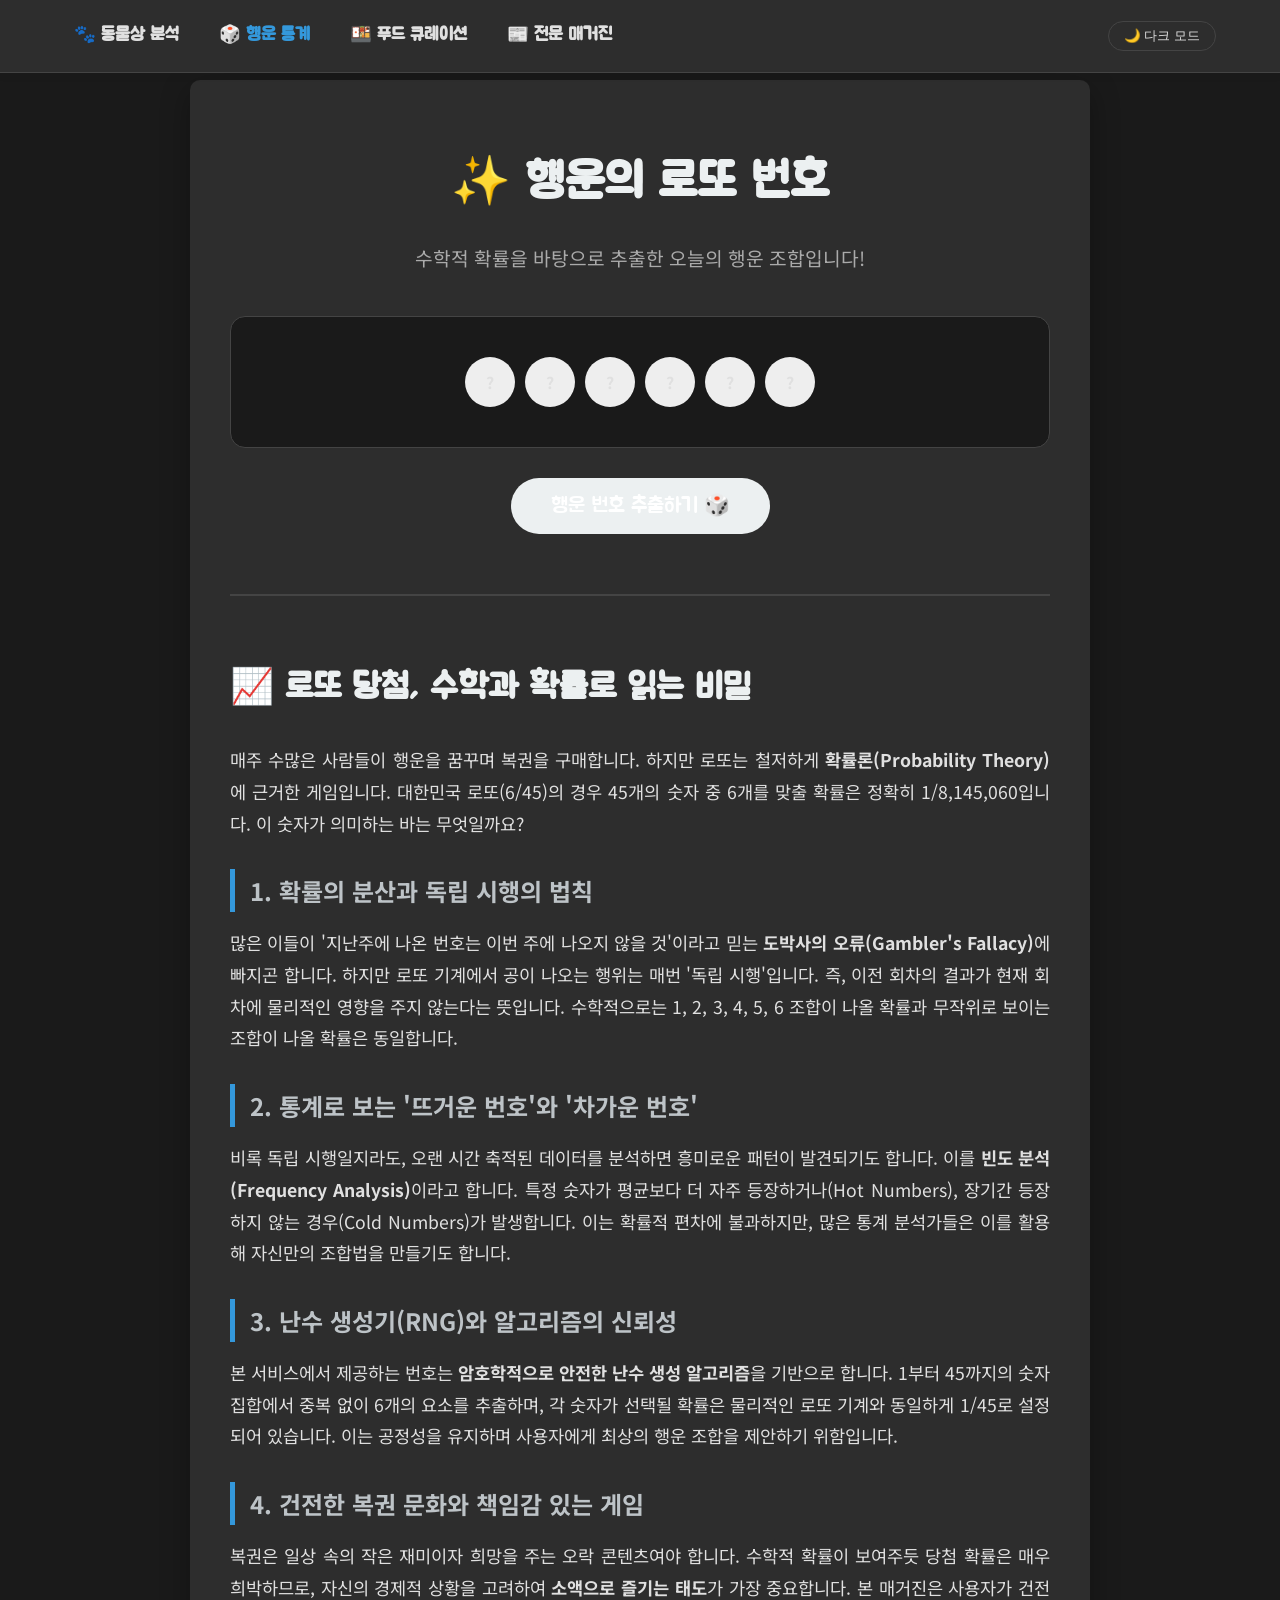
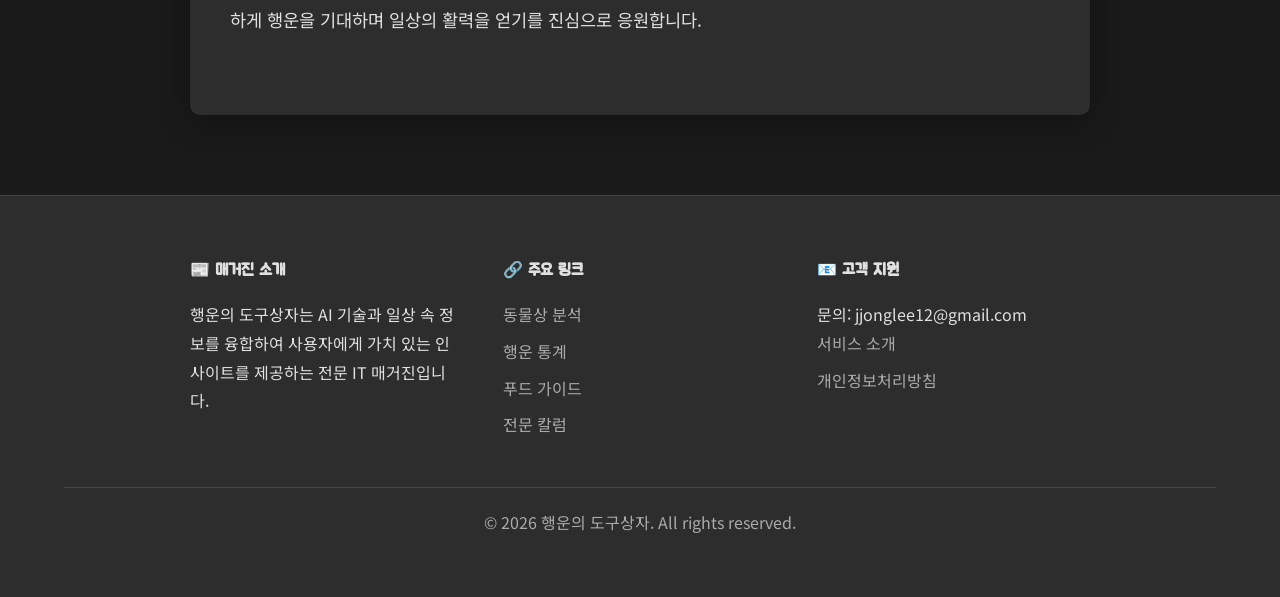
<file: lotto.html>
<!DOCTYPE html>
<html lang="ko">
<head>
    <meta charset="UTF-8">
    <!-- Google tag (gtag.js) -->
    <script async src="https://www.googletagmanager.com/gtag/js?id=G-LEXGRH7FQ1"></script>
    <script>
      window.dataLayer = window.dataLayer || [];
      function gtag(){dataLayer.push(arguments);}
      gtag('js', new Date());

      gtag('config', 'G-LEXGRH7FQ1');
    </script>
    <script type="text/javascript">
        (function(c,l,a,r,i,t,y){
            c[a]=c[a]||function(){(c[a].q=c[a].q||[]).push(arguments)};
            t=l.createElement(r);t.async=1;t.src="https://www.clarity.ms/tag/"+i;
            y=l.getElementsByTagName(r)[0];y.parentNode.insertBefore(t,y);
        })(window, document, "clarity", "script", "wd5hgvoia2");
    </script>
    <meta name="viewport" content="width=device-width, initial-scale=1.0">
    <title>행운의 로또 번호 추첨 & 복권 확률 통계 분석 가이드</title>
    <meta name="description" content="수학적 확률과 통계 데이터를 바탕으로 분석한 로또 번호 추첨 서비스입니다. 당첨 확률의 비밀과 건전한 복권 게임 문화를 함께 알아보세요.">
    <link rel="stylesheet" href="style.css">
    <link href="https://fonts.googleapis.com/css2?family=Jua&family=Noto+Sans+KR:wght@400;700&display=swap" rel="stylesheet">
    
    <!-- Google AdSense -->
    <script async src="https://pagead2.googlesyndication.com/pagead/js/adsbygoogle.js?client=ca-pub-4525432737309335"
     crossorigin="anonymous"></script>
</head>
<body>
    <div class="theme-toggle">
        <nav class="main-nav">
            <a href="index.html" class="nav-btn">🐾 동물상 분석</a>
            <a href="lotto.html" class="nav-btn active">🎲 행운 통계</a>
            <a href="dinner.html" class="nav-btn">🍱 푸드 큐레이션</a>
            <a href="blog.html" class="nav-btn">📰 전문 매거진</a>
        </nav>
        <button id="theme-btn">🌙 테마 전환</button>
    </div>

    <div class="container">
        <h1>✨ 행운의 로또 번호</h1>
        <p class="subtitle">수학적 확률을 바탕으로 추출한 오늘의 행운 조합입니다!</p>
        
        <div class="lotto-balls" id="result-container" style="display: flex; justify-content: center; gap: 10px; margin-bottom: 30px;">
            <div class="ball placeholder" style="width: 50px; height: 50px; line-height: 50px; border-radius: 50%; background: #eee; font-weight: bold;">?</div>
            <div class="ball placeholder" style="width: 50px; height: 50px; line-height: 50px; border-radius: 50%; background: #eee; font-weight: bold;">?</div>
            <div class="ball placeholder" style="width: 50px; height: 50px; line-height: 50px; border-radius: 50%; background: #eee; font-weight: bold;">?</div>
            <div class="ball placeholder" style="width: 50px; height: 50px; line-height: 50px; border-radius: 50%; background: #eee; font-weight: bold;">?</div>
            <div class="ball placeholder" style="width: 50px; height: 50px; line-height: 50px; border-radius: 50%; background: #eee; font-weight: bold;">?</div>
            <div class="ball placeholder" style="width: 50px; height: 50px; line-height: 50px; border-radius: 50%; background: #eee; font-weight: bold;">?</div>
        </div>
        
        <button id="draw-btn" class="draw-btn">행운 번호 추출하기 🎲</button>

        <!-- [AdSense 승인을 위한 장문 아티클] -->
        <section class="article-section">
            <h2>📈 로또 당첨, 수학과 확률로 읽는 비밀</h2>
            <p>매주 수많은 사람들이 행운을 꿈꾸며 복권을 구매합니다. 하지만 로또는 철저하게 <strong>확률론(Probability Theory)</strong>에 근거한 게임입니다. 대한민국 로또(6/45)의 경우 45개의 숫자 중 6개를 맞출 확률은 정확히 1/8,145,060입니다. 이 숫자가 의미하는 바는 무엇일까요?</p>

            <h3>1. 확률의 분산과 독립 시행의 법칙</h3>
            <p>많은 이들이 '지난주에 나온 번호는 이번 주에 나오지 않을 것'이라고 믿는 <strong>도박사의 오류(Gambler's Fallacy)</strong>에 빠지곤 합니다. 하지만 로또 기계에서 공이 나오는 행위는 매번 '독립 시행'입니다. 즉, 이전 회차의 결과가 현재 회차에 물리적인 영향을 주지 않는다는 뜻입니다. 수학적으로는 1, 2, 3, 4, 5, 6 조합이 나올 확률과 무작위로 보이는 조합이 나올 확률은 동일합니다.</p>

            <h3>2. 통계로 보는 '뜨거운 번호'와 '차가운 번호'</h3>
            <p>비록 독립 시행일지라도, 오랜 시간 축적된 데이터를 분석하면 흥미로운 패턴이 발견되기도 합니다. 이를 <strong>빈도 분석(Frequency Analysis)</strong>이라고 합니다. 특정 숫자가 평균보다 더 자주 등장하거나(Hot Numbers), 장기간 등장하지 않는 경우(Cold Numbers)가 발생합니다. 이는 확률적 편차에 불과하지만, 많은 통계 분석가들은 이를 활용해 자신만의 조합법을 만들기도 합니다.</p>

            <h3>3. 난수 생성기(RNG)와 알고리즘의 신뢰성</h3>
            <p>본 서비스에서 제공하는 번호는 <strong>암호학적으로 안전한 난수 생성 알고리즘</strong>을 기반으로 합니다. 1부터 45까지의 숫자 집합에서 중복 없이 6개의 요소를 추출하며, 각 숫자가 선택될 확률은 물리적인 로또 기계와 동일하게 1/45로 설정되어 있습니다. 이는 공정성을 유지하며 사용자에게 최상의 행운 조합을 제안하기 위함입니다.</p>

            <h3>4. 건전한 복권 문화와 책임감 있는 게임</h3>
            <p>복권은 일상 속의 작은 재미이자 희망을 주는 오락 콘텐츠여야 합니다. 수학적 확률이 보여주듯 당첨 확률은 매우 희박하므로, 자신의 경제적 상황을 고려하여 <strong>소액으로 즐기는 태도</strong>가 가장 중요합니다. 본 매거진은 사용자가 건전하게 행운을 기대하며 일상의 활력을 얻기를 진심으로 응원합니다.</p>
        </section>
    </div>

    <script src="script.js"></script>
    <footer>
        <div class="footer-info">
            <div class="footer-section">
                <h4>📰 매거진 소개</h4>
                <p>행운의 도구상자는 AI 기술과 일상 속 정보를 융합하여 사용자에게 가치 있는 인사이트를 제공하는 전문 IT 매거진입니다.</p>
            </div>
            <div class="footer-section">
                <h4>🔗 주요 링크</h4>
                <div class="footer-links">
                    <a href="index.html">동물상 분석</a>
                    <a href="lotto.html">행운 통계</a>
                    <a href="dinner.html">푸드 가이드</a>
                    <a href="blog.html">전문 칼럼</a>
                </div>
            </div>
            <div class="footer-section">
                <h4>📧 고객 지원</h4>
                <p>문의: jjonglee12@gmail.com</p>
                <div class="footer-links">
                    <a href="about.html">서비스 소개</a>
                    <a href="privacy.html">개인정보처리방침</a>
                </div>
            </div>
        </div>
        <p class="copy-right">&copy; 2026 행운의 도구상자. All rights reserved.</p>
    </footer>
</body>
</html>
</file>
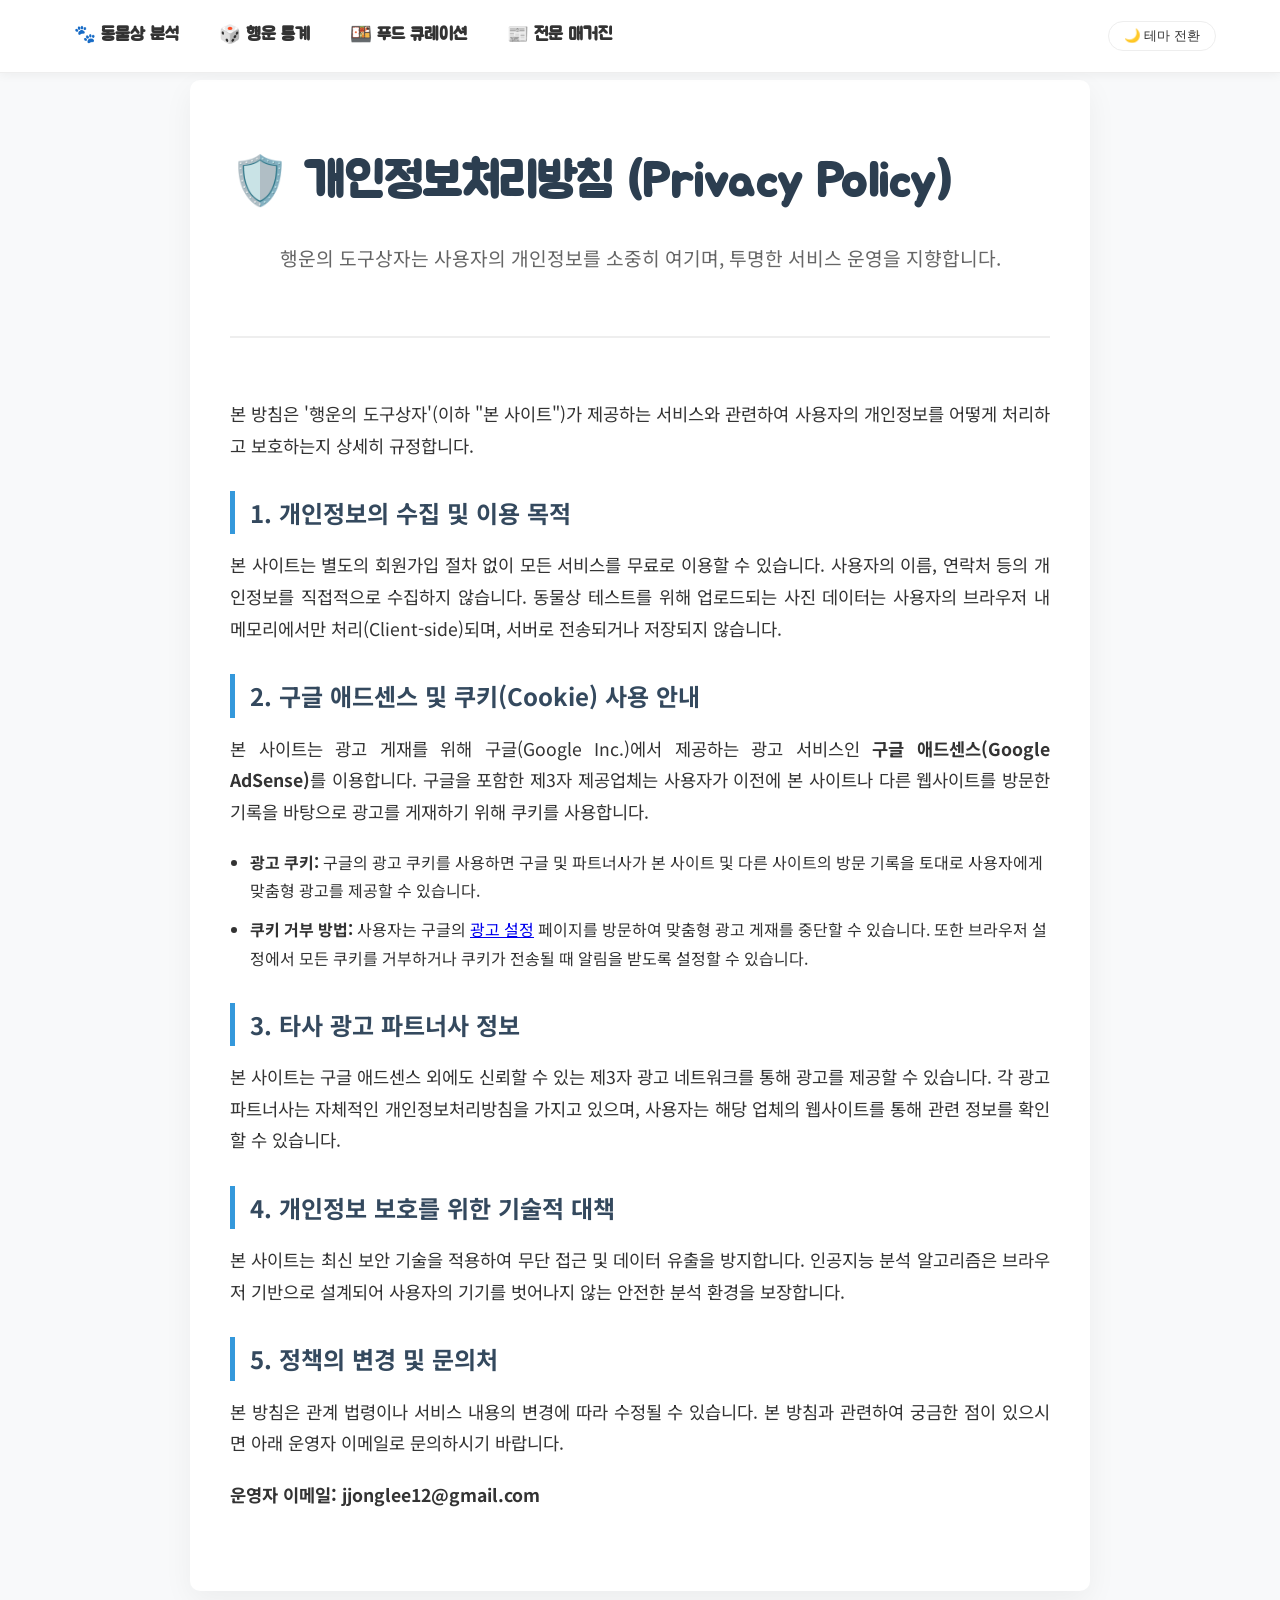
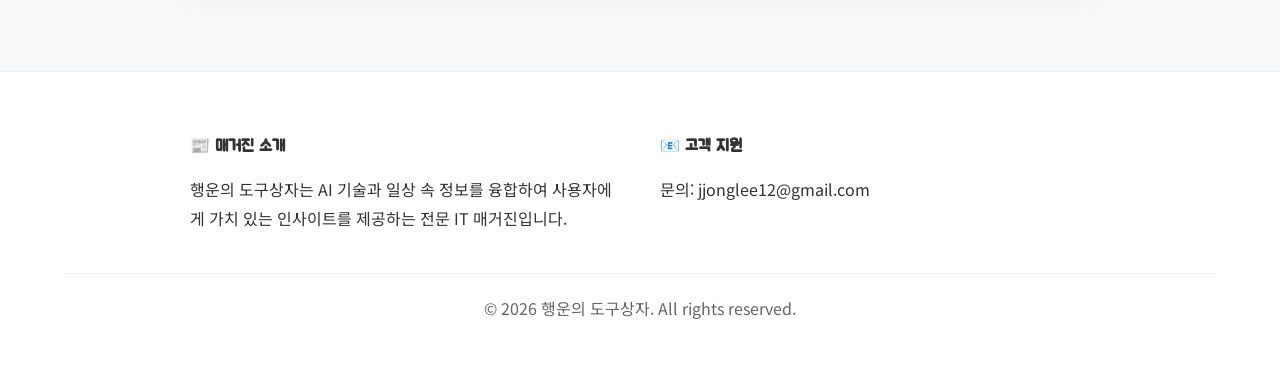
<file: privacy.html>
<!DOCTYPE html>
<html lang="ko">
<head>
    <meta charset="UTF-8">
    <!-- Google tag (gtag.js) -->
    <script async src="https://www.googletagmanager.com/gtag/js?id=G-LEXGRH7FQ1"></script>
    <script>
      window.dataLayer = window.dataLayer || [];
      function gtag(){dataLayer.push(arguments);}
      gtag('js', new Date());

      gtag('config', 'G-LEXGRH7FQ1');
    </script>
    <script type="text/javascript">
        (function(c,l,a,r,i,t,y){
            c[a]=c[a]||function(){(c[a].q=c[a].q||[]).push(arguments)};
            t=l.createElement(r);t.async=1;t.src="https://www.clarity.ms/tag/"+i;
            y=l.getElementsByTagName(r)[0];y.parentNode.insertBefore(t,y);
        })(window, document, "clarity", "script", "wd5hgvoia2");
    </script>
    <meta name="viewport" content="width=device-width, initial-scale=1.0">
    <title>개인정보처리방침 - 행운의 도구상자 전문 매거진</title>
    <link rel="stylesheet" href="style.css">
    <link href="https://fonts.googleapis.com/css2?family=Jua&family=Noto+Sans+KR:wght@400;700&display=swap" rel="stylesheet">
</head>
<body>
    <div class="theme-toggle">
        <nav class="main-nav">
            <a href="index.html" class="nav-btn">🐾 동물상 분석</a>
            <a href="lotto.html" class="nav-btn">🎲 행운 통계</a>
            <a href="dinner.html" class="nav-btn">🍱 푸드 큐레이션</a>
            <a href="blog.html" class="nav-btn">📰 전문 매거진</a>
        </nav>
        <button id="theme-btn">🌙 테마 전환</button>
    </div>

    <div class="container" style="text-align: left;">
        <h1>🛡️ 개인정보처리방침 (Privacy Policy)</h1>
        <p class="subtitle" style="text-align: center;">행운의 도구상자는 사용자의 개인정보를 소중히 여기며, 투명한 서비스 운영을 지향합니다.</p>
        
        <div class="article-section">
            <p>본 방침은 '행운의 도구상자'(이하 "본 사이트")가 제공하는 서비스와 관련하여 사용자의 개인정보를 어떻게 처리하고 보호하는지 상세히 규정합니다.</p>

            <h3>1. 개인정보의 수집 및 이용 목적</h3>
            <p>본 사이트는 별도의 회원가입 절차 없이 모든 서비스를 무료로 이용할 수 있습니다. 사용자의 이름, 연락처 등의 개인정보를 직접적으로 수집하지 않습니다. 동물상 테스트를 위해 업로드되는 사진 데이터는 사용자의 브라우저 내 메모리에서만 처리(Client-side)되며, 서버로 전송되거나 저장되지 않습니다.</p>

            <h3>2. 구글 애드센스 및 쿠키(Cookie) 사용 안내</h3>
            <p>본 사이트는 광고 게재를 위해 구글(Google Inc.)에서 제공하는 광고 서비스인 <strong>구글 애드센스(Google AdSense)</strong>를 이용합니다. 구글을 포함한 제3자 제공업체는 사용자가 이전에 본 사이트나 다른 웹사이트를 방문한 기록을 바탕으로 광고를 게재하기 위해 쿠키를 사용합니다.</p>
            <ul>
                <li><strong>광고 쿠키:</strong> 구글의 광고 쿠키를 사용하면 구글 및 파트너사가 본 사이트 및 다른 사이트의 방문 기록을 토대로 사용자에게 맞춤형 광고를 제공할 수 있습니다.</li>
                <li><strong>쿠키 거부 방법:</strong> 사용자는 구글의 <a href="https://adssettings.google.com/authenticated" target="_blank">광고 설정</a> 페이지를 방문하여 맞춤형 광고 게재를 중단할 수 있습니다. 또한 브라우저 설정에서 모든 쿠키를 거부하거나 쿠키가 전송될 때 알림을 받도록 설정할 수 있습니다.</li>
            </ul>

            <h3>3. 타사 광고 파트너사 정보</h3>
            <p>본 사이트는 구글 애드센스 외에도 신뢰할 수 있는 제3자 광고 네트워크를 통해 광고를 제공할 수 있습니다. 각 광고 파트너사는 자체적인 개인정보처리방침을 가지고 있으며, 사용자는 해당 업체의 웹사이트를 통해 관련 정보를 확인할 수 있습니다.</p>

            <h3>4. 개인정보 보호를 위한 기술적 대책</h3>
            <p>본 사이트는 최신 보안 기술을 적용하여 무단 접근 및 데이터 유출을 방지합니다. 인공지능 분석 알고리즘은 브라우저 기반으로 설계되어 사용자의 기기를 벗어나지 않는 안전한 분석 환경을 보장합니다.</p>

            <h3>5. 정책의 변경 및 문의처</h3>
            <p>본 방침은 관계 법령이나 서비스 내용의 변경에 따라 수정될 수 있습니다. 본 방침과 관련하여 궁금한 점이 있으시면 아래 운영자 이메일로 문의하시기 바랍니다.</p>
            <p style="font-weight: bold;">운영자 이메일: jjonglee12@gmail.com</p>
        </div>
    </div>

    <footer>
        <div class="footer-info">
            <div class="footer-section">
                <h4>📰 매거진 소개</h4>
                <p>행운의 도구상자는 AI 기술과 일상 속 정보를 융합하여 사용자에게 가치 있는 인사이트를 제공하는 전문 IT 매거진입니다.</p>
            </div>
            <div class="footer-section">
                <h4>📧 고객 지원</h4>
                <p>문의: jjonglee12@gmail.com</p>
            </div>
        </div>
        <p class="copy-right">&copy; 2026 행운의 도구상자. All rights reserved.</p>
    </footer>
</body>
</html>
</file>
<file: style.css>
:root {
    /* 매거진 스타일을 위한 차분한 컬러 팔레트 */
    --primary-color: #2c3e50;
    --secondary-color: #34495e;
    --accent-color: #3498db;
    --bg-color: #f8f9fa;
    --container-bg: #ffffff;
    --text-color: #333333;
    --subtitle-color: #666666;
    --border-color: #eeeeee;
    --card-shadow: 0 10px 30px rgba(0, 0, 0, 0.05);
}

[data-theme="dark"] {
    --primary-color: #ecf0f1;
    --secondary-color: #bdc3c7;
    --accent-color: #3498db;
    --bg-color: #1a1a1a;
    --container-bg: #2d2d2d;
    --text-color: #e0e0e0;
    --subtitle-color: #aaaaaa;
    --border-color: #444444;
    --card-shadow: 0 10px 30px rgba(0, 0, 0, 0.3);
}

* {
    margin: 0;
    padding: 0;
    box-sizing: border-box;
    transition: background-color 0.3s ease, color 0.3s ease;
}

body {
    font-family: 'Noto Sans KR', sans-serif;
    background-color: var(--bg-color);
    color: var(--text-color);
    line-height: 1.8; /* 텍스트 가독성 향상 */
    padding-top: 80px;
    display: flex;
    flex-direction: column;
    align-items: center;
}

/* 네비게이션 바 스타일 (매거진 느낌) */
.theme-toggle {
    position: fixed;
    top: 0;
    left: 0;
    width: 100%;
    background: var(--container-bg);
    padding: 15px 5%;
    display: flex;
    justify-content: space-between;
    align-items: center;
    box-shadow: 0 2px 10px rgba(0,0,0,0.05);
    z-index: 1000;
    border-bottom: 1px solid var(--border-color);
}

.main-nav {
    display: flex;
    gap: 20px;
}

.nav-btn {
    text-decoration: none;
    color: var(--text-color);
    padding: 5px 10px;
    font-weight: 700;
    font-family: 'Jua', sans-serif;
    font-size: 1.1rem;
    transition: color 0.3s;
}

.nav-btn:hover, .nav-btn.active {
    color: var(--accent-color);
}

#theme-btn {
    background: none;
    border: 1px solid var(--border-color);
    padding: 5px 15px;
    border-radius: 20px;
    cursor: pointer;
    color: var(--text-color);
}

/* 메인 컨테이너 */
.container {
    background: var(--container-bg);
    width: 90%;
    max-width: 900px; /* 매거진 스타일을 위해 조금 더 넓게 */
    margin-bottom: 40px;
    padding: 60px 40px;
    border-radius: 10px;
    box-shadow: var(--card-shadow);
    text-align: center;
}

h1 {
    font-family: 'Jua', sans-serif;
    font-size: 3rem;
    margin-bottom: 15px;
    color: var(--primary-color);
}

.subtitle {
    font-size: 1.2rem;
    color: var(--subtitle-color);
    margin-bottom: 40px;
}

/* 전문 아티클 섹션 스타일 (중요!) */
.article-section {
    text-align: left;
    margin-top: 60px;
    padding-top: 60px;
    border-top: 2px solid var(--border-color);
}

.article-section h2 {
    font-family: 'Jua', sans-serif;
    font-size: 2.2rem;
    margin-bottom: 25px;
    color: var(--primary-color);
}

.article-section h3 {
    font-size: 1.5rem;
    margin: 30px 0 15px;
    color: var(--secondary-color);
    border-left: 5px solid var(--accent-color);
    padding-left: 15px;
}

.article-section p {
    margin-bottom: 20px;
    font-size: 1.1rem;
    color: var(--text-color);
    text-align: justify;
}

.article-section ul, .article-section ol {
    margin-bottom: 25px;
    padding-left: 20px;
}

.article-section li {
    margin-bottom: 10px;
}

/* 도구 스타일 (기존 스타일 유지하되 정제) */
.file-upload, .menu-display, .lotto-balls {
    background: var(--bg-color);
    border: 1px solid var(--border-color);
    border-radius: 15px;
    padding: 40px;
    margin-bottom: 40px;
}

.draw-btn {
    background: var(--primary-color);
    color: white;
    border: none;
    padding: 15px 40px;
    font-size: 1.3rem;
    font-family: 'Jua', sans-serif;
    border-radius: 30px;
    cursor: pointer;
    transition: transform 0.2s;
}

.draw-btn:hover {
    transform: translateY(-3px);
    background: var(--accent-color);
}

/* 푸터 스타일 */
footer {
    width: 100%;
    background: var(--container-bg);
    padding: 60px 5%;
    border-top: 1px solid var(--border-color);
    text-align: center;
    margin-top: 40px;
}

.footer-info {
    max-width: 900px;
    margin: 0 auto;
    display: grid;
    grid-template-columns: repeat(auto-fit, minmax(200px, 1fr));
    gap: 40px;
    text-align: left;
}

.footer-section h4 {
    margin-bottom: 15px;
    font-family: 'Jua', sans-serif;
}

.footer-links a {
    display: block;
    color: var(--subtitle-color);
    text-decoration: none;
    margin-bottom: 8px;
}

.copy-right {
    margin-top: 40px;
    padding-top: 20px;
    border-top: 1px solid var(--border-color);
    color: var(--subtitle-color);
}

/* 이미지 및 바 스타일 */
#image-preview {
    max-width: 100%;
    border-radius: 10px;
    margin-bottom: 20px;
}

.bar-container {
    height: 25px;
    background: #eee;
    border-radius: 12px;
    overflow: hidden;
    margin-bottom: 15px;
}

.bar {
    height: 100%;
    transition: width 1s;
}

.dog-bar { background: #f1c40f; }
.cat-bar { background: #3498db; }

/* 애니메이션 */
@keyframes fadeIn {
    from { opacity: 0; transform: translateY(20px); }
    to { opacity: 1; transform: translateY(0); }
}

.container { animation: fadeIn 0.8s ease-out; }
</file>
